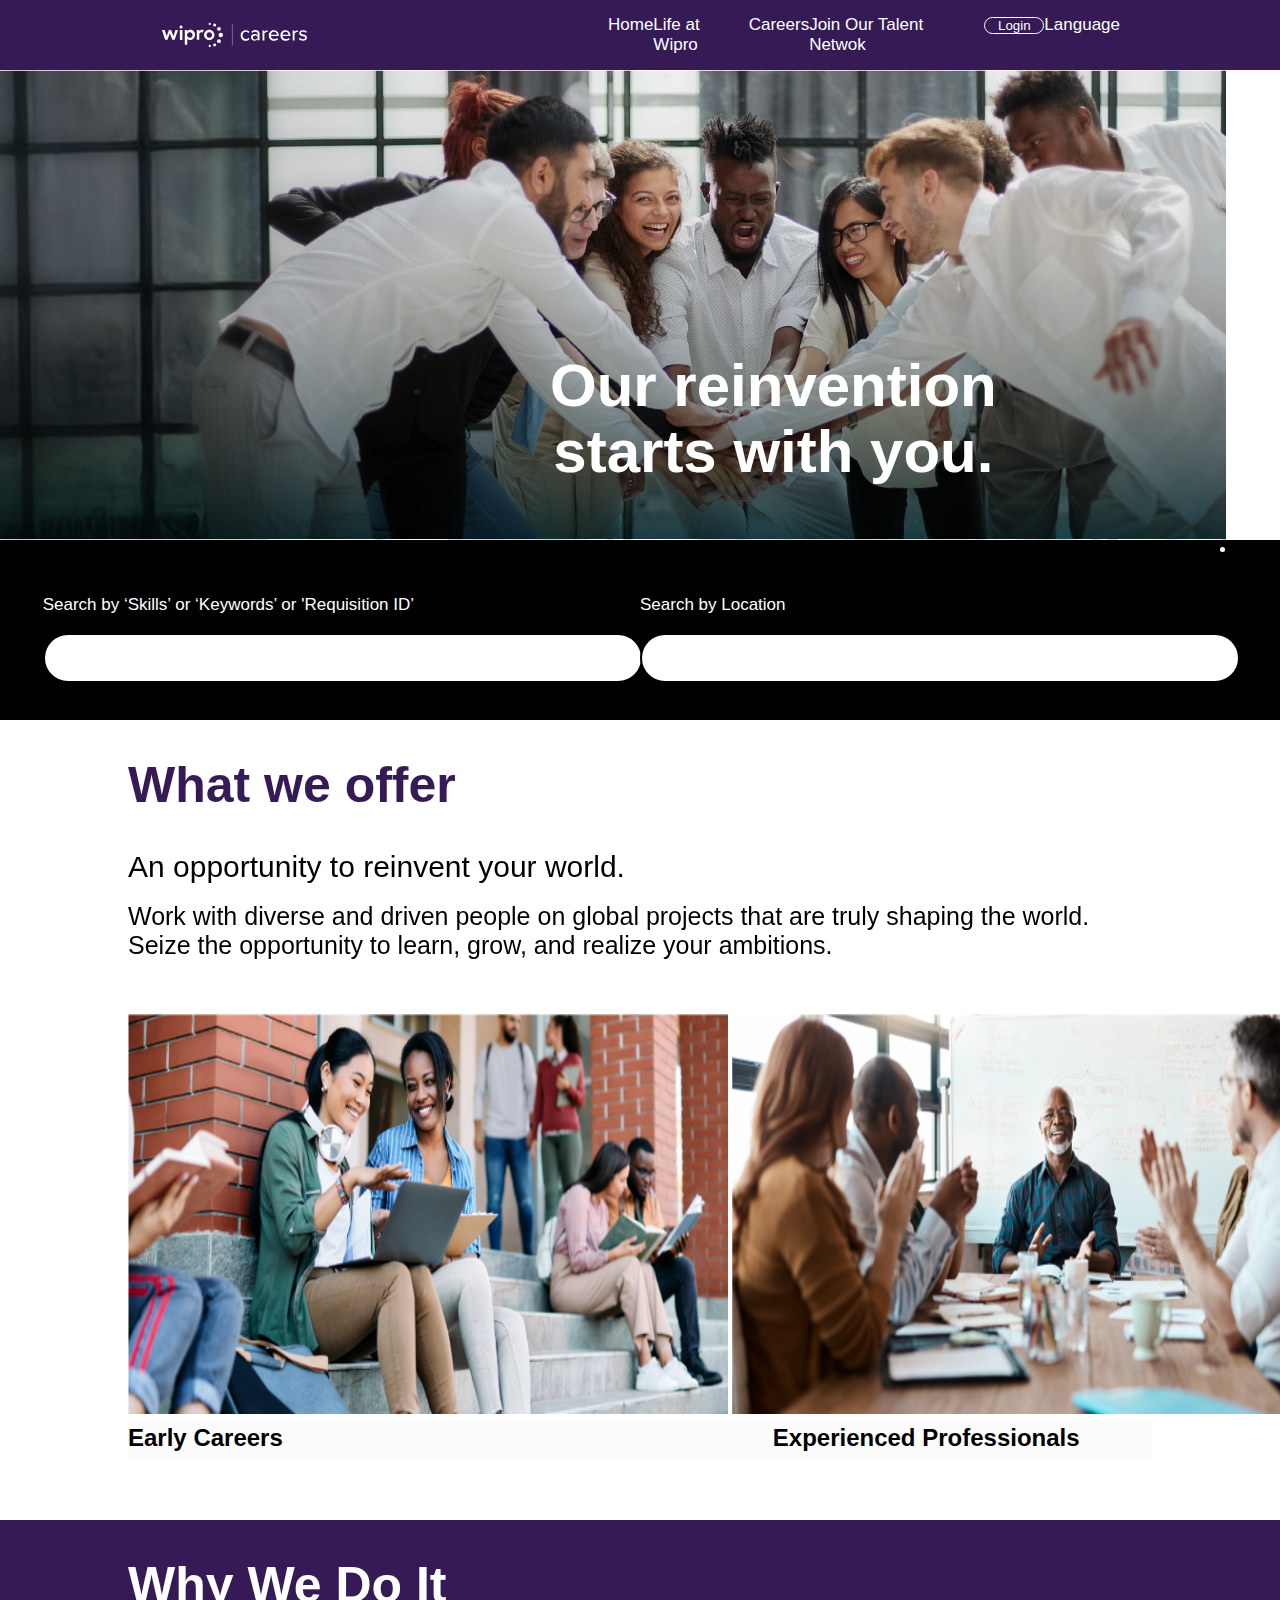
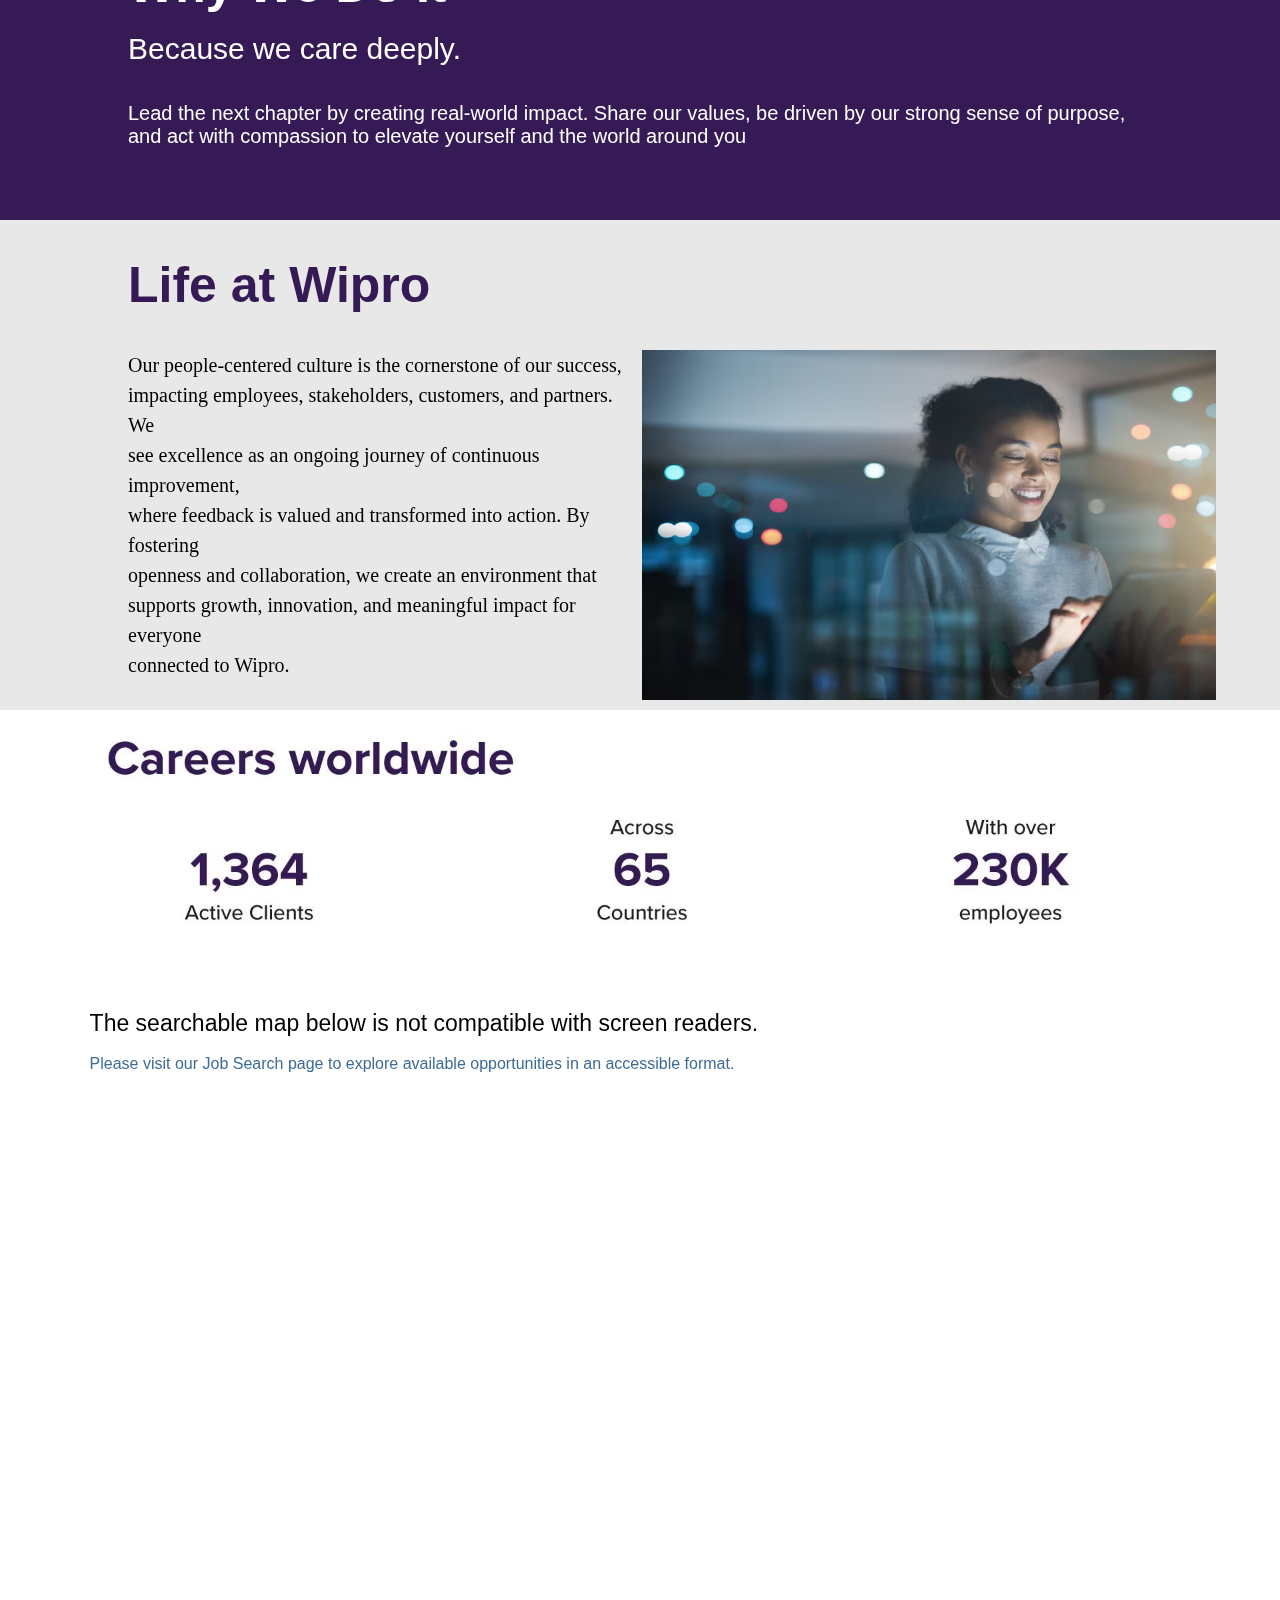
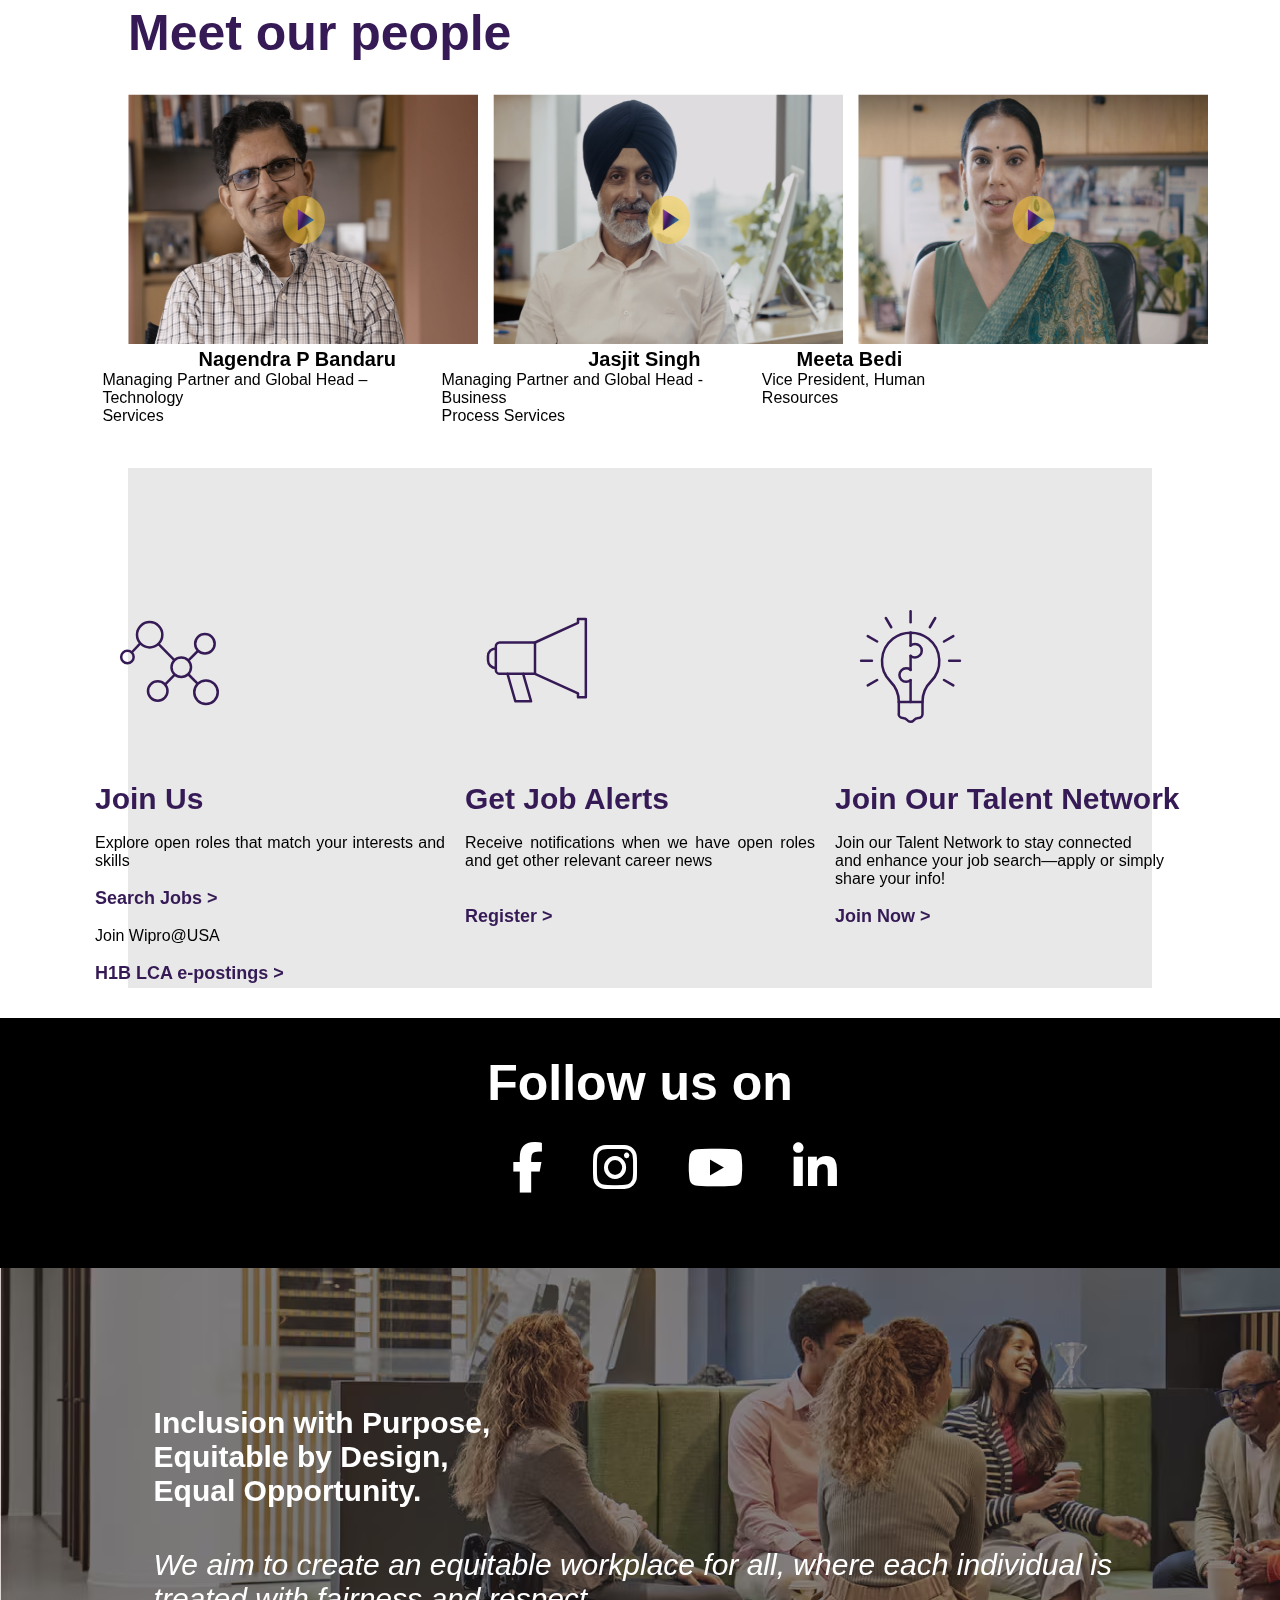
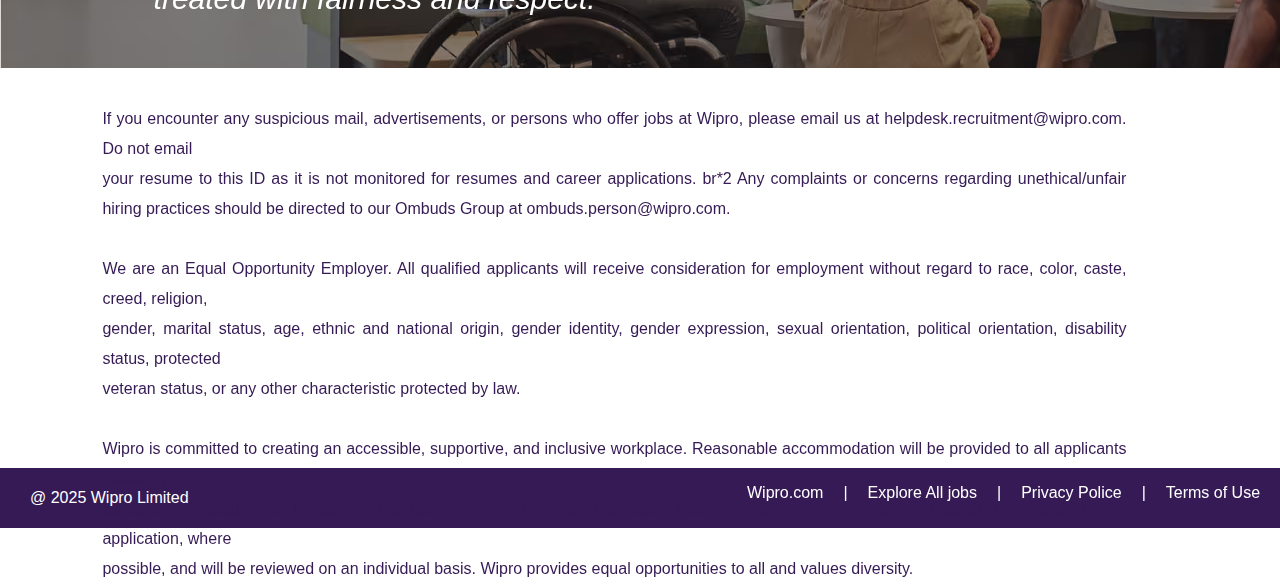
<file: Wipro/index.html>
<!DOCTYPE html>
 <html lang="en">
 <head>
    <meta charset="UTF-8">
    <meta name="viewport" content="width=device-width, initial-scale=1.0">
    <title>Document</title>
    <link rel="stylesheet" href="./index.css">
    <link rel="stylesheet" href="https://cdnjs.cloudflare.com/ajax/libs/font-awesome/6.7.2/css/all.min.css" integrity="sha512-Evv84Mr4kqVGRNSgIGL/F/aIDqQb7xQ2vcrdIwxfjThSH8CSR7PBEakCr51Ck+w+/U6swU2Im1vVX0SVk9ABhg==" crossorigin="anonymous" referrerpolicy="no-referrer" />

 </head>
 <body>
    <nav>
        <div><img class="logo" src="./assets/logo.svg" alt="Wipro Careers"></div>
        <div><ol><li>Home</li>
        <li>Life at Wipro</li>
        <li>Careers </li>
        <li>Join Our Talent Netwok</li>
        <li><button id="d1">Login</button></li>
        <li>Language</li></ol></div>
    </nav>
    <section id="sec1"><br><br><br><br><br><br><br><br><br><br><br>
        <h1>Our reinvention <br>
starts with you.</h1>
    </section>
    <section id="sec2">
<div><ol><li>Search by ‘Skills’ or ‘Keywords’ or 'Requisition ID’</li><br>
<li><input type="text" name="" id="i1"></li></ol></div>
<div><ol><li>Search by Location</li><br>
<li><input type="text" name="" id="i2"></li></ol></div>
<li></i></li>
    </section>
    <section id="sec3"><br><br>
        <aside>
         <h1>What we offer</h1><br><br>
         <h3>An opportunity to reinvent your world.</h3><br>
         <p>Work with diverse and driven people on global projects that are truly shaping the world. <br>
Seize the opportunity to learn, grow, and realize your ambitions.</p>
</aside><br><br><br>
<span><img src="./assets/e45b2e52-bb5c-439d-8a24-2.png" alt=""></span>
<span><img src="./assets/e1f93229-a3f4-48c8-8c19-6.png" alt=""></span>
<div><ol><li>Early Careers</li>
<li>Experienced Professionals</li></ol></div>
    </section>
    <section id="sec4">
        <aside><br><br>
<h1>Why We Do It</h1><br>
<h3>Because we care deeply.</h3><br><br>
<p>Lead the next chapter by creating real-world impact. Share our values, be driven by our strong sense of purpose, <br>and act with compassion to elevate yourself and the world around you</p>
</aside>
</section>
<section id="sec5"><br><br>
    
<h1>Life at Wipro</h1><br><br>
<aside>
<p>Our people-centered culture is the cornerstone of our success,<br> impacting employees, stakeholders, customers, and partners. We <br>see excellence as an ongoing journey of continuous improvement,<br> where feedback is valued and transformed into action. By fostering <br> openness and collaboration, we create an environment that <br>supports growth, innovation, and meaningful impact for everyone <br>connected to Wipro.</p>
<img src="./assets/98d3211b-5a4c-4838-bb0d-f.avif" alt="">
</aside>
</section>
<section id="sec6">
<img src="./assets/e274603b-34ba-469f-a790-0.avif" alt="">
</section>
<article>
<div id="d4">The searchable map below is not compatible with screen readers. </div><br>

<div id="d3">Please visit our Job Search page to explore available opportunities in an accessible format.</div>
</article><br>
<section id="sec7">
    <div id="search"></div>
<iframe  id="ab" src="https://rmk-map-55.jobs2web.com/map/?esid=z8Q1GFVoohxx92Df1GPWZw%3D%3D&amp;locale=en_US&amp;uselcl=false&amp;jobdomain=careers.wipro.com&amp;maplbljob=Job&amp;maplbljobs=jobs&amp;mapbtnsearchjobs=Search+jobs&amp;centerpoint=40.8,5.8&amp;mapzoom=3&amp;keyword=&amp;regionCode=US&amp;mapbrand=&amp;limittobrand=false&amp;parentURL=http%3A%2F%2Fcareers.wipro.com%2F" allowfullscreen="" frameborder="0" scrolling="no""></iframe>
</section>
<section id="sec8"><br><br>
<h1>Meet our people</h1><br><br><br><br><br>
<aside>
<div><img src="./assets/f2fb3373-2d21-4df3-ae8a-5 (1).png" alt=""></div>
<div><img src="./assets/7b3ba9be-1fb6-4afc-9ff1-b.png" alt=""></div>
<div><img src="./assets/e5ab4d6f-3d14-48d2-b51c-f.png" alt=""></div>
</aside><br><br><br>
<article>
<div id="m1"><ol><li>Nagendra P Bandaru</li><br>
<li>Jasjit Singh</li>
<li>Meeta Bedi</li></ol></div>
<div><ol><li>Managing Partner and Global Head – Technology <br>Services</li>
<li>Managing Partner and Global Head - Business <br> Process Services</li>
<li>Vice President, Human Resources</li></ol></div>
</article>
</section>
<section id="sec9">
     <aside>
        <div><ol><li><img src="./assets/f40611bf-6f61-4207-990d-d.svg" alt=""></li>
        <li><h2>Join Us</h2></li><br>
        <li class="n1">Explore open roles that match your interests and skills</li><br>
        <li class="n3">Search Jobs ></li><br>
        <li id="p1">Join Wipro@USA</li><br>
        <li class="n3">H1B LCA e-postings ></li></ol></div>
        <div><ol><li><img src="./assets/ab8457c3-88b4-4948-b007-5.svg" alt=""></li>
        <li><h2>Get Job Alerts</h2></li><br>
        <li class="n1">Receive notifications when we have open roles and get other relevant career news </li><br><br>
            <li class="n3">Register ></li>
        </ol></div>
        <div><ol><li><img src="./assets/e4775845-b5d9-4fa8-98d7-0.svg" alt=""></li>
        <li><h2>Join Our Talent Network</h2></li><br>
        <li class="n1" >Join our Talent Network to stay connected <br>and enhance your job search—apply or simply <br> share your info!  </li><br>
    <li class="n3">Join Now ></li></ol></div>
     </aside>
</section>
<section id="sec10"><br><br>
<h1>Follow us on</h1>
<div id="m2">
     <i class="fab fa-facebook-f" id="b"></i>
      <i class="fab fa-instagram"></i>
      <i class="fab fa-youtube"></i>
      <i class="fab fa-linkedin-in"></i>
</div>
</section>
<section id="sec11">

<h2>Inclusion with Purpose, <br>
Equitable by Design,<br>
Equal Opportunity.</h2> <br><br>
<h3>We aim to create an equitable workplace for all, where each individual is <br>treated with fairness and respect.</h3>
</section>
<footer> <br> <br>
<p>If you encounter any suspicious mail, advertisements, or persons who offer jobs at Wipro, please email us at helpdesk.recruitment@wipro.com. Do not email <br> your resume to this ID as it is not monitored for resumes and career applications. br*2

Any complaints or concerns regarding unethical/unfair hiring practices should be directed to our Ombuds Group at ombuds.person@wipro.com. <br><br>

We are an Equal Opportunity Employer. All qualified applicants will receive consideration for employment without regard to race, color, caste, creed, religion,<br> gender, marital status, age, ethnic and national origin, gender identity, gender expression, sexual orientation, political orientation, disability status, protected <br> veteran status, or any other characteristic protected by law. <br><br>

Wipro is committed to creating an accessible, supportive, and inclusive workplace. Reasonable accommodation will be provided to all applicants including <br> persons with disabilities, throughout the recruitment and selection process. Accommodations must be communicated in advance of the application, where <br> possible, and will be reviewed on an individual basis. Wipro provides equal opportunities to all and values diversity.</p>
</footer>
<div  id="k">
<p>@ 2025 Wipro Limited </p>
<aside>
    <ol><li>Wipro.com</li>
    <li>|</li>
    <li>Explore All jobs</li>
<li>|</li>
<li>Privacy Police</li>
<li>|</li>
<li>Terms of Use</li>
<li>|</li>
<li>Fraud Awareness</li></ol>
</aside>
</div>
    
 </body>
 </html>
</file>
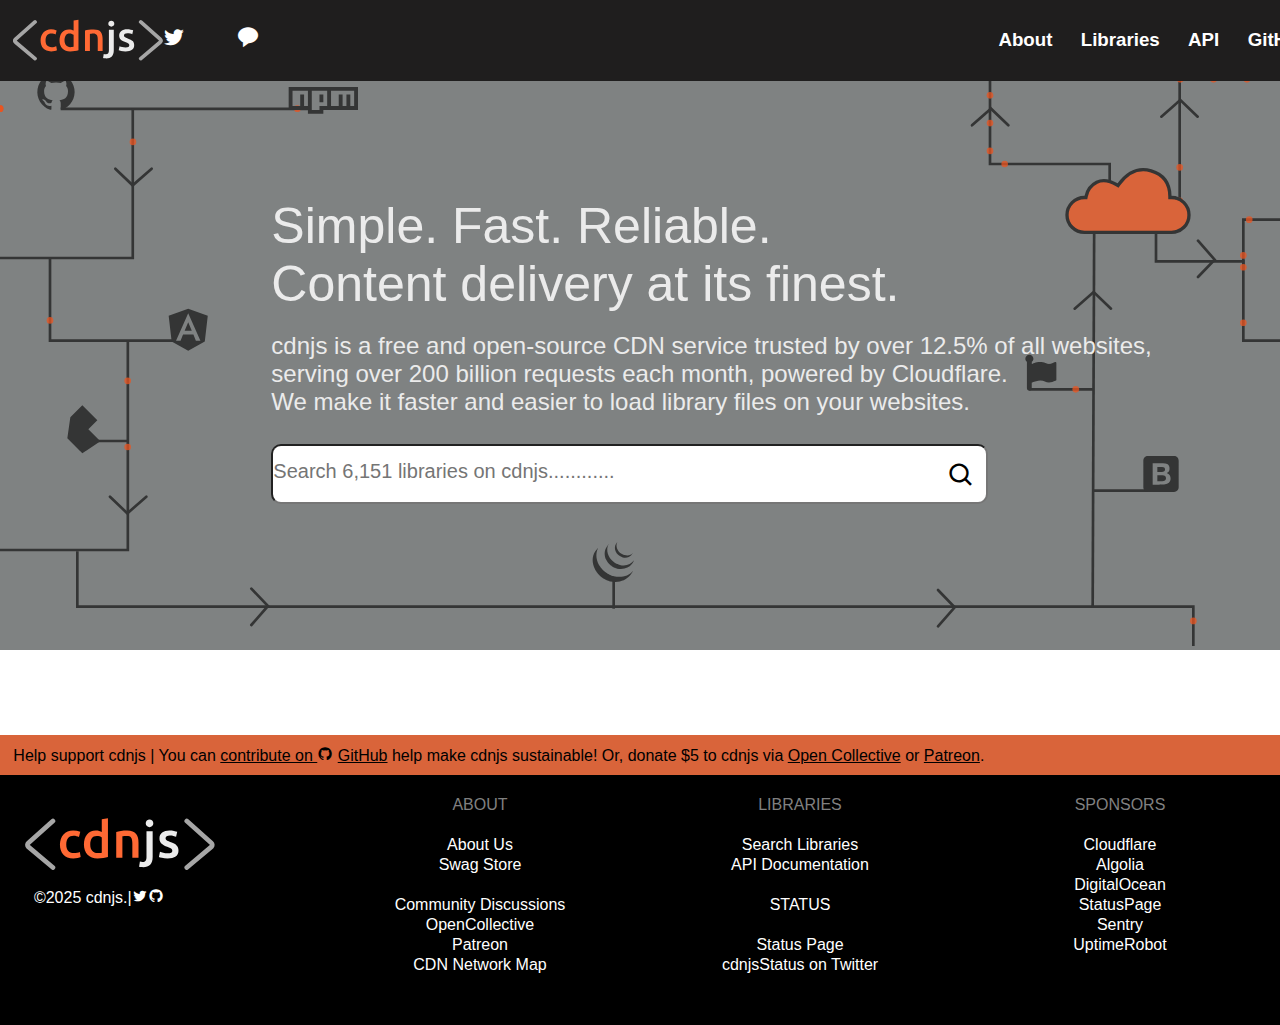
<file: CDNJS/Cdnjs.html>
<!DOCTYPE html>
<html lang="en">
<head>
    <meta charset="UTF-8">
    <meta name="viewport" content="width=device-width, initial-scale=1.0">
    <title>Cdnjs Clone</title>
    <link rel="stylesheet" href="./cdnjs.css">
    <link href='https://unpkg.com/boxicons@2.1.4/css/boxicons.min.css' rel='stylesheet'>
    <link href='https://unpkg.com/boxicons@2.1.4/css/boxicons.min.css' rel='stylesheet'>
    <link href='https://unpkg.com/boxicons@2.1.4/css/boxicons.min.css' rel='stylesheet'>
     <!-- <script src="https://unpkg.com/boxicons@2.1.4/dist/boxicons.js"></script> -->
</head>
<body>
    <main>
        <svg width="100%" height="100%" viewBox="0 0 1920 969" version="1.1" xmlns="http://www.w3.org/2000/svg" xmlns:xlink="http://www.w3.org/1999/xlink" preserveAspectRatio="xMidYMin slice" class=""><title>bg</title><desc>Created with Sketch.</desc><g id="Page-1" stroke="none" stroke-width="1" fill="none" fill-rule="evenodd"><g id="bg"><g id="Grid"><g id="Pre-cloud-tracks" transform="translate(0.000000, 163.000000)"><path id="PreCloudTracks0" fill="transparent" stroke="none" d="M 91 0 L 199.151312 0 L 200.25 224 L 75 225 L 75 348 L 191.5 348 L 191.5 662 L 116 662 L 116 747.25 L 1639 747.25 L 1641.25 185.5"></path><path id="PreCloudTracks1" fill="transparent" stroke="none" d="M 465.894976 1.13686838e-13 L 199.151312 1.13686838e-13 L 200.25 224 L 75 225 L 75 348 L 191.5 348 L 191.5 662 L 116 662 L 116 747.25 L 1639 747.25 L 1641.25 185.5"></path><path id="PreCloudTracks2" fill="transparent" stroke="none" d="M 0 224 L 75 225 L 75 348 L 191.5 348 L 191.5 662 L 116 662 L 116 747.25 L 1639 747.25 L 1641.25 185.5"></path><path id="PreCloudTracks3" fill="transparent" stroke="none" d="M 259.5 348 L 191.5 348 L 191.5 662 L 116 662 L 116 747.25 L 1639 747.25 L 1641.25 185.5"></path><path id="PreCloudTracks4" fill="transparent" stroke="none" d="M 123 498.5 L 191.5 498.5 L 191.5 662 L 116 662 L 116 747.25 L 1639 747.25 L 1641.25 185.5"></path><path id="PreCloudTracks5" fill="transparent" stroke="none" d="M 0 662 L 116 662 L 116 747.25 L 1639 747.25 L 1641.25 185.5"></path><path id="PreCloudTracks6" fill="transparent" stroke="none" d="M 920.5 705.5 L 920.5 747.25 L 1639 747.25 L 1641.25 185.5"></path><path id="PreCloudTracks7" fill="transparent" stroke="none" d="M 1790 806 L 1790 747.25 L 1639 747.25 L 1641.25 185.5"></path><path id="PreCloudTracks8" fill="transparent" stroke="none" d="M 1733 573 L 1640.125 573 L 1641.25 185.5"></path><path id="PreCloudTracks9" fill="transparent" stroke="none" d="M 1544 421 L 1640.125 421 L 1641.25 185.5"></path></g><g id="Post-cloud-tracks" transform="translate(1485.000000, 0.000000)"><path id="PostCloudTracks0" fill="transparent" stroke="none" d="M 179.5 271.859852 L 179.5 246 L -4.26325641e-14 246 L -4.26325641e-14 0"></path><path id="PostCloudTracks1" fill="transparent" stroke="none" d="M 284.5 301.501293 L 284.5 119 L 435 119"></path><path id="PostCloudTracks2" fill="transparent" stroke="none" d="M 249 348.5 L 249 392 L 380 392 L 380 329.5 L 435 329.5"></path><path id="PostCloudTracks3" fill="transparent" stroke="none" d="M 249 348.5 L 249 392 L 380 392 L 380 511 L 435 511"></path></g><g id="Paths" transform="translate(-0.000000, 0.000000)" stroke="#343535" stroke-width="4"><polyline id="Path-2" points="91 163.25 263.421041 163.25 465.894976 163.25"></polyline><polyline id="Path-3" points="199.151312 163 199.151312 387 0 387"></polyline><polyline id="Path-4" points="75 388 75 511 259.5 511"></polyline><polyline id="Path-5" points="191.75 511 191.75 825 0 825"></polyline><path d="M123,661.5 L191.5,661.5" id="Path-6"></path><polyline id="Path-7" points="116 827 116 910 1790 910 1790 969"></polyline><path d="M1641.25,348 L1639,912" id="Path-9"></path><polyline id="Path-10" points="1769.5 315 1769.5 119 1920 119"></polyline><polyline id="Path-12" points="1734 345.5 1734 392 1865 392 1865 511 1920 511"></polyline><polyline id="Path-13" points="1865 405 1865 329.5 1920 329.5"></polyline><polyline id="Path-14" points="1664.5 288 1664.5 246 1485 246 1485 0"></polyline><path d="M1640.5,584 L1544,584" id="Path-15"></path><path d="M920.5,913 L920.5,868.5" id="Path-17"></path><path d="M1638.5,736 L1733,736" id="Path-19"></path></g><g id="Arrows" transform="translate(165.000000, 150.000000)" stroke="#343535" stroke-linecap="round" stroke-width="4"><polyline id="Path-16" points="1501.5 313 1475.5 288 1447 313"></polyline><polyline id="Path-16" transform="translate(1254.500000, 762.250000) scale(-1, 1) rotate(-90.000000) translate(-1254.500000, -762.250000) " points="1281.75 774.75 1255.75 749.75 1227.25 774.75"></polyline><polyline id="Path-16" transform="translate(224.500000, 760.250000) scale(-1, 1) rotate(-90.000000) translate(-224.500000, -760.250000) " points="251.75 772.75 225.75 747.75 197.25 772.75"></polyline><polyline id="Path-16" transform="translate(27.250000, 607.500000) rotate(180.000000) translate(-27.250000, -607.500000) " points="54.5 620 28.5 595 0 620"></polyline><polyline id="Path-16" transform="translate(35.250000, 115.500000) rotate(180.000000) translate(-35.250000, -115.500000) " points="62.5 128 36.5 103 8 128"></polyline><polyline id="Path-16" transform="translate(1644.500000, 238.250000) rotate(90.000000) translate(-1644.500000, -238.250000) " points="1671.75 250.75 1645.75 225.75 1617.25 250.75"></polyline><polyline id="Path-16" points="1631.5 25 1605.5 0 1577 25"></polyline><polyline id="Path-16" points="1347.5 38 1321.5 13 1293 38"></polyline></g><circle cx="0" cy="0" r="5" fill="#E95420" opacity="0.75" transform="translate(0.000000, 163.000000)"><animateMotion id="PreCloudTracks0Anim0" dur="26.05130078125s" begin="-0.5310288630069472s;PreCloudTracks0Anim0.end+43.687714256919804s" path="M 91 0 L 199.151312 0 L 200.25 224 L 75 225 L 75 348 L 191.5 348 L 191.5 662 L 116 662 L 116 747.25 L 1639 747.25 L 1641.25 185.5"></animateMotion></circle><circle cx="0" cy="0" r="5" fill="#E95420" opacity="0.75" transform="translate(0.000000, 163.000000)"><animateMotion id="PreCloudTracks1Anim0" dur="27.3200390625s" begin="0.5744376603709009s;PreCloudTracks1Anim0.end+50.76421496163532s" path="M 465.894976 1.13686838e-13 L 199.151312 1.13686838e-13 L 200.25 224 L 75 225 L 75 348 L 191.5 348 L 191.5 662 L 116 662 L 116 747.25 L 1639 747.25 L 1641.25 185.5"></animateMotion></circle><circle cx="0" cy="0" r="5" fill="#E95420" opacity="0.75" transform="translate(0.000000, 163.000000)"><animateMotion id="PreCloudTracks2Anim0" dur="22.99208984375s" begin="-0.6074406400975375s;PreCloudTracks2Anim0.end+29.709153081120466s" path="M 0 224 L 75 225 L 75 348 L 191.5 348 L 191.5 662 L 116 662 L 116 747.25 L 1639 747.25 L 1641.25 185.5"></animateMotion></circle><circle cx="0" cy="0" r="5" fill="#E95420" opacity="0.75" transform="translate(0.000000, 163.000000)"><animateMotion id="PreCloudTracks3Anim0" dur="21.02003515625s" begin="-0.292818309353416s;PreCloudTracks3Anim0.end+28.703918467579797s" path="M 259.5 348 L 191.5 348 L 191.5 662 L 116 662 L 116 747.25 L 1639 747.25 L 1641.25 185.5"></animateMotion></circle><circle cx="0" cy="0" r="5" fill="#E95420" opacity="0.75" transform="translate(0.000000, 163.000000)"><animateMotion id="PreCloudTracks4Anim0" dur="19.82003515625s" begin="0.11324016809526127s;PreCloudTracks4Anim0.end+19.243900083390137s" path="M 123 498.5 L 191.5 498.5 L 191.5 662 L 116 662 L 116 747.25 L 1639 747.25 L 1641.25 185.5"></animateMotion></circle><circle cx="0" cy="0" r="5" fill="#E95420" opacity="0.75" transform="translate(0.000000, 163.000000)"><animateMotion id="PreCloudTracks5Anim0" dur="18.28803515625s" begin="1.9641824614934897s;PreCloudTracks5Anim0.end+32.5030935634619s" path="M 0 662 L 116 662 L 116 747.25 L 1639 747.25 L 1641.25 185.5"></animateMotion></circle><circle cx="0" cy="0" r="5" fill="#E95420" opacity="0.75" transform="translate(0.000000, 163.000000)"><animateMotion id="PreCloudTracks6Anim0" dur="10.5760361328125s" begin="1.230380605205808s;PreCloudTracks6Anim0.end+8.730073188566225s" path="M 920.5 705.5 L 920.5 747.25 L 1639 747.25 L 1641.25 185.5"></animateMotion></circle><circle cx="0" cy="0" r="5" fill="#E95420" opacity="0.75" transform="translate(0.000000, 163.000000)"><animateMotion id="PreCloudTracks7Anim0" dur="6.1720361328125s" begin="0.432780959010179s;PreCloudTracks7Anim0.end+1.7752266702510515s" path="M 1790 806 L 1790 747.25 L 1639 747.25 L 1641.25 185.5"></animateMotion></circle><circle cx="0" cy="0" r="5" fill="#E95420" opacity="0.75" transform="translate(0.000000, 163.000000)"><animateMotion id="PreCloudTracks8Anim0" dur="3.84301318359375s" begin="1.1918722858072281s;PreCloudTracks8Anim0.end+7.0602076050840195s" path="M 1733 573 L 1640.125 573 L 1641.25 185.5"></animateMotion></circle><circle cx="0" cy="0" r="5" fill="#E95420" opacity="0.75" transform="translate(0.000000, 163.000000)"><animateMotion id="PreCloudTracks9Anim0" dur="2.653021484375s" begin="0.17638562784454126s;PreCloudTracks9Anim0.end+2.4129794936642988s" path="M 1544 421 L 1640.125 421 L 1641.25 185.5"></animateMotion></circle><circle cx="0" cy="0" r="5" fill="#E95420" opacity="0.75" transform="translate(1485.000000, 0.000000)"><animateMotion id="PostCloudTracks0Anim0" dur="1.805439453125s" begin="0s;PostCloudTracks0Anim0.end+0s" path="M 179.5 271.859852 L 179.5 246 L -4.26325641e-14 246 L -4.26325641e-14 0"></animateMotion></circle><circle cx="0" cy="0" r="5" fill="#E95420" opacity="0.75" transform="translate(1485.000000, 0.000000)"><animateMotion id="PostCloudTracks0Anim1" dur="1.805439453125s" begin="-0.16666666666666666s;PostCloudTracks0Anim1.end+0s" path="M 179.5 271.859852 L 179.5 246 L -4.26325641e-14 246 L -4.26325641e-14 0"></animateMotion></circle><circle cx="0" cy="0" r="5" fill="#E95420" opacity="0.75" transform="translate(1485.000000, 0.000000)"><animateMotion id="PostCloudTracks0Anim2" dur="1.805439453125s" begin="-0.3333333333333333s;PostCloudTracks0Anim2.end+0s" path="M 179.5 271.859852 L 179.5 246 L -4.26325641e-14 246 L -4.26325641e-14 0"></animateMotion></circle><circle cx="0" cy="0" r="5" fill="#E95420" opacity="0.75" transform="translate(1485.000000, 0.000000)"><animateMotion id="PostCloudTracks0Anim3" dur="1.805439453125s" begin="-0.5s;PostCloudTracks0Anim3.end+0s" path="M 179.5 271.859852 L 179.5 246 L -4.26325641e-14 246 L -4.26325641e-14 0"></animateMotion></circle><circle cx="0" cy="0" r="5" fill="#E95420" opacity="0.75" transform="translate(1485.000000, 0.000000)"><animateMotion id="PostCloudTracks0Anim4" dur="1.805439453125s" begin="-0.6666666666666666s;PostCloudTracks0Anim4.end+0s" path="M 179.5 271.859852 L 179.5 246 L -4.26325641e-14 246 L -4.26325641e-14 0"></animateMotion></circle><circle cx="0" cy="0" r="5" fill="#E95420" opacity="0.75" transform="translate(1485.000000, 0.000000)"><animateMotion id="PostCloudTracks0Anim5" dur="1.805439453125s" begin="-0.8333333333333334s;PostCloudTracks0Anim5.end+0s" path="M 179.5 271.859852 L 179.5 246 L -4.26325641e-14 246 L -4.26325641e-14 0"></animateMotion></circle><circle cx="0" cy="0" r="5" fill="#E95420" opacity="0.75" transform="translate(1485.000000, 0.000000)"><animateMotion id="PostCloudTracks1Anim0" dur="1.332005126953125s" begin="0s;PostCloudTracks1Anim0.end+0s" path="M 284.5 301.501293 L 284.5 119 L 435 119"></animateMotion></circle><circle cx="0" cy="0" r="5" fill="#E95420" opacity="0.75" transform="translate(1485.000000, 0.000000)"><animateMotion id="PostCloudTracks1Anim1" dur="1.332005126953125s" begin="-0.2s;PostCloudTracks1Anim1.end+0s" path="M 284.5 301.501293 L 284.5 119 L 435 119"></animateMotion></circle><circle cx="0" cy="0" r="5" fill="#E95420" opacity="0.75" transform="translate(1485.000000, 0.000000)"><animateMotion id="PostCloudTracks1Anim2" dur="1.332005126953125s" begin="-0.4s;PostCloudTracks1Anim2.end+0s" path="M 284.5 301.501293 L 284.5 119 L 435 119"></animateMotion></circle><circle cx="0" cy="0" r="5" fill="#E95420" opacity="0.75" transform="translate(1485.000000, 0.000000)"><animateMotion id="PostCloudTracks1Anim3" dur="1.332005126953125s" begin="-0.6s;PostCloudTracks1Anim3.end+0s" path="M 284.5 301.501293 L 284.5 119 L 435 119"></animateMotion></circle><circle cx="0" cy="0" r="5" fill="#E95420" opacity="0.75" transform="translate(1485.000000, 0.000000)"><animateMotion id="PostCloudTracks1Anim4" dur="1.332005126953125s" begin="-0.8s;PostCloudTracks1Anim4.end+0s" path="M 284.5 301.501293 L 284.5 119 L 435 119"></animateMotion></circle><circle cx="0" cy="0" r="5" fill="#E95420" opacity="0.75" transform="translate(1485.000000, 0.000000)"><animateMotion id="PostCloudTracks2Anim0" dur="1.168s" begin="0s;PostCloudTracks2Anim0.end+1.168s" path="M 249 348.5 L 249 392 L 380 392 L 380 329.5 L 435 329.5"></animateMotion></circle><circle cx="0" cy="0" r="5" fill="#E95420" opacity="0.75" transform="translate(1485.000000, 0.000000)"><animateMotion id="PostCloudTracks2Anim1" dur="1.168s" begin="-0.25s;PostCloudTracks2Anim1.end+1.168s" path="M 249 348.5 L 249 392 L 380 392 L 380 329.5 L 435 329.5"></animateMotion></circle><circle cx="0" cy="0" r="5" fill="#E95420" opacity="0.75" transform="translate(1485.000000, 0.000000)"><animateMotion id="PostCloudTracks2Anim2" dur="1.168s" begin="-0.5s;PostCloudTracks2Anim2.end+1.168s" path="M 249 348.5 L 249 392 L 380 392 L 380 329.5 L 435 329.5"></animateMotion></circle><circle cx="0" cy="0" r="5" fill="#E95420" opacity="0.75" transform="translate(1485.000000, 0.000000)"><animateMotion id="PostCloudTracks2Anim3" dur="1.168s" begin="-0.75s;PostCloudTracks2Anim3.end+1.168s" path="M 249 348.5 L 249 392 L 380 392 L 380 329.5 L 435 329.5"></animateMotion></circle><circle cx="0" cy="0" r="5" fill="#E95420" opacity="0.75" transform="translate(1485.000000, 0.000000)"><animateMotion id="PostCloudTracks3Anim0" dur="1.394s" begin="0s;PostCloudTracks3Anim0.end+1.394s" path="M 249 348.5 L 249 392 L 380 392 L 380 511 L 435 511"></animateMotion></circle><circle cx="0" cy="0" r="5" fill="#E95420" opacity="0.75" transform="translate(1485.000000, 0.000000)"><animateMotion id="PostCloudTracks3Anim1" dur="1.394s" begin="-0.3333333333333333s;PostCloudTracks3Anim1.end+1.394s" path="M 249 348.5 L 249 392 L 380 392 L 380 511 L 435 511"></animateMotion></circle><circle cx="0" cy="0" r="5" fill="#E95420" opacity="0.75" transform="translate(1485.000000, 0.000000)"><animateMotion id="PostCloudTracks3Anim2" dur="1.394s" begin="-0.6666666666666666s;PostCloudTracks3Anim2.end+1.394s" path="M 249 348.5 L 249 392 L 380 392 L 380 511 L 435 511"></animateMotion></circle></g><path d="M1626.64261,296.214779 C1612.20445,296.214779 1600.5,307.919225 1600.5,322.35739 C1600.5,336.795555 1612.20445,348.5 1626.64261,348.5 L1757.35739,348.5 C1771.79555,348.5 1783.5,336.795555 1783.5,322.35739 C1783.5,307.919225 1771.79555,296.214779 1757.35739,296.214779 L1754.8726,296.214779 L1754.82256,293.765852 C1754.41983,274.056525 1745.15531,261.751876 1726.66629,256.332439 C1708.20006,250.919685 1692.26068,257.486577 1678.40365,276.414729 L1677.07974,278.223141 L1675.13798,277.10391 C1663.43445,270.357981 1653.48951,269.238093 1645.07338,273.513248 C1636.4999,277.868335 1631.28409,284.712455 1629.29425,294.22657 L1628.87843,296.214779 L1626.64261,296.214779 Z" id="Cloud" stroke="#343535" stroke-width="5" fill="#D9643A" fill-rule="nonzero"></path><g id="Icons" transform="translate(56.000000, 110.000000)" fill="#343535" fill-rule="nonzero"><path d="M1528.548,459.908 C1528.548,460.664 1527.9,460.988 1527.144,461.312 C1524.12,462.608 1520.88,463.796 1517.424,463.796 C1512.564,463.796 1510.296,460.772 1504.464,460.772 C1500.252,460.772 1495.824,462.284 1492.26,463.904 C1492.044,464.012 1491.828,464.012 1491.612,464.12 L1491.612,472.328 C1491.612,474.585559 1489.91163,476 1488.048,476 C1485.996,476 1484.376,474.38 1484.376,472.328 L1484.376,432.8 C1482.972,431.72 1482,429.992 1482,428.048 C1482,424.7 1484.7,422 1488.048,422 C1491.396,422 1494.096,424.7 1494.096,428.048 C1494.096,429.992 1493.232,431.72 1491.72,432.8 L1491.72,436.148 C1492.15495,436.003086 1497.91819,433.124 1503.816,433.124 C1510.69995,433.124 1514.11777,436.04 1517.208,436.04 C1521.312,436.04 1525.848,433.124 1526.928,433.124 C1527.792,433.124 1528.548,433.772 1528.548,434.528 L1528.548,459.908 Z" id="FontAwesome"></path><path d="M220.9715,386.201 L226.3265,373.3175 L231.6815,386.201 L226.3265,386.201 L220.9715,386.201 Z M226.3265,353 L255.653,363.458 L251.18,402.2345 L226.3265,416 L201.473,402.2345 L197,363.458 L226.3265,353 Z M244.628,401.069 L226.3265,359.9615 L208.025,401.069 L214.8605,401.069 L218.546,391.871 L226.3265,391.871 L234.107,391.871 L237.7925,401.069 L244.628,401.069 Z" id="Angular"></path><polygon id="Bulma" points="45 547.5 49.5 516 67.5 498 90.0000001 520.5 76.5 534 94.5 552 67.5 570"></polygon><path d="M836.941184,717.041199 C831.448912,724.939979 832.128168,735.214216 836.327913,743.629232 C836.42495,743.831068 836.53169,744.029023 836.634549,744.226978 L836.828622,744.60542 C836.867437,744.679168 836.910133,744.750975 836.950888,744.822782 C837.022695,744.958634 837.096443,745.082841 837.170191,745.21481 L837.571922,745.90183 L837.800929,746.278332 L838.266705,747.006106 L838.464659,747.312742 C838.683962,747.638785 838.907146,747.964828 839.138093,748.283108 L839.270063,748.461656 C839.470117,748.736619 839.674567,749.008356 839.883335,749.276763 L840.116222,749.571754 L840.682916,750.270418 L840.900278,750.530476 C841.158396,750.835171 841.424276,751.137925 841.690156,751.432917 C841.717327,751.462028 841.728971,751.471731 841.736734,751.483376 C842.000392,751.769353 842.268242,752.051436 842.540197,752.329535 L842.798315,752.589593 L843.438756,753.218391 L843.700755,753.470686 C843.988976,753.742476 844.282074,754.009046 844.579907,754.270267 L845.54251,755.085375 L845.872435,755.349315 L846.538106,755.869431 L846.89326,756.141133 L847.640442,756.676776 L847.989774,756.923249 C848.228484,757.088211 848.471075,757.24541 848.715608,757.40261 L849.030006,757.612209 C849.404607,757.850024 849.783101,758.081649 850.165335,758.306991 L850.479733,758.501064 L851.333656,758.978484 C851.488914,759.061936 851.648054,759.141506 851.805253,759.221076 L852.414643,759.537415 L852.556317,759.605341 L852.808612,759.725666 L853.775097,760.172035 L853.978874,760.263249 C854.351949,760.425773 854.727863,760.581702 855.106439,760.730966 L855.378142,760.839647 L856.441663,761.233615 L856.577514,761.280193 C856.970196,761.4154 857.364855,761.544796 857.761361,761.668339 L858.048589,761.753731 C858.436736,761.875998 858.855934,762.025434 859.271251,762.099182 C885.84764,766.945191 893.563992,746.126955 893.563992,746.126955 C887.081946,754.573022 875.573403,756.800982 864.64708,754.320727 C864.233704,754.227571 863.831972,754.099483 863.43024,753.979158 L863.127486,753.887943 C862.734606,753.767177 862.343815,753.639718 861.955284,753.505619 L861.794203,753.447397 C861.44833,753.324639 861.104142,753.197186 860.761733,753.065073 L860.470623,752.948629 C860.095498,752.801031 859.723446,752.64574 859.354702,752.482853 L859.131518,752.385816 L858.190263,751.947211 L857.91856,751.817182 C857.674028,751.700738 857.433377,751.570709 857.190786,751.429035 L856.705603,751.17674 C856.410611,751.021482 856.123383,750.854579 855.832273,750.687676 L855.537282,750.522713 C855.155213,750.297098 854.776723,750.065475 854.401953,749.827931 C854.299095,749.761946 854.198176,749.69208 854.095318,749.624154 L853.287973,749.086571 C853.198699,749.028349 853.0939,748.962364 853.027915,748.904143 L852.263266,748.351034 L851.923638,748.094857 L851.234678,747.555334 L850.928042,747.308861 L850.070239,746.584967 C850.039044,746.557684 850.006668,746.531783 849.973202,746.507338 L849.070762,745.686408 L848.818466,745.441876 L848.174143,744.801434 L847.921848,744.549139 C847.650146,744.271614 847.386206,743.992149 847.145555,743.706861 C847.13197,743.693276 847.118385,743.679691 847.10674,743.664165 C846.831954,743.362554 846.562793,743.055865 846.299396,742.744258 L846.105323,742.491963 L845.523103,741.773892 L845.32903,741.508011 L844.657536,740.615275 C838.567518,732.363281 836.390016,720.955656 841.230203,711.601326 M854.000222,710.388368 C850.025602,716.107706 850.241023,723.779421 853.340373,729.811218 C853.859723,730.827828 854.447161,731.808189 855.098676,732.745605 C855.694481,733.599527 856.35433,734.61453 857.144208,735.299609 C857.431437,735.615948 857.730309,735.920643 858.036945,736.225338 L858.269833,736.458226 C858.566456,736.747484 858.869943,737.029617 859.180036,737.304385 C859.193622,737.314089 859.203325,737.327674 859.218851,737.337378 C859.572064,737.647895 859.929159,737.919597 860.292076,738.226233 L860.532727,738.414484 C860.896832,738.695297 861.268288,738.966447 861.646707,739.227651 L861.6797,739.25094 C861.846603,739.367384 862.017387,739.474124 862.188172,739.586686 C862.269682,739.639086 862.347312,739.695367 862.428822,739.745827 C862.700128,739.919889 862.975128,740.088124 863.253634,740.250417 L863.370078,740.318343 L864.099793,740.706489 C864.185185,740.755007 864.293866,740.795763 864.359851,740.84234 L864.870264,741.10628 C864.895493,741.119865 864.922664,741.129569 864.947893,741.141213 C865.29796,741.315554 865.652592,741.480574 866.011414,741.6361 L866.244302,741.733136 C866.533373,741.855856 866.824525,741.973611 867.117632,742.08635 L867.490252,742.222201 C867.755993,742.318798 868.023199,742.411317 868.291775,742.499726 L868.654692,742.61617 C869.037016,742.732614 869.430985,742.887872 869.813309,742.951916 C890.332672,746.352079 895.07,730.531229 895.07,730.531229 C890.800389,736.683351 882.532869,739.613857 873.706418,737.323793 C873.316302,737.221144 872.928692,737.109196 872.543919,736.988046 C872.427476,736.953113 872.311032,736.914298 872.194588,736.875483 L871.37948,736.596018 L870.991334,736.460167 C870.698348,736.347122 870.4072,736.229369 870.118004,736.106953 L869.881235,736.009917 C869.520186,735.852969 869.162987,735.687311 868.80995,735.513089 L868.272368,735.241387 L867.96185,735.082247 C867.7335,734.958268 867.507055,734.830812 867.282594,734.699922 L867.119573,734.608708 C866.84192,734.446056 866.567574,734.277826 866.296702,734.104118 C866.213251,734.051718 866.13174,733.993496 866.048288,733.939155 L865.514587,733.585942 C865.138694,733.325426 864.769823,733.054921 864.408369,732.774716 L864.156074,732.580643 C860.27461,729.529811 857.231541,725.361118 855.775992,720.637376 C854.250576,715.737026 854.57856,710.23505 857.221838,705.771366 M868.346115,705.416212 C866.005592,708.880419 865.772704,713.146149 867.399038,716.953866 C869.112705,720.996411 872.62543,724.165627 876.726198,725.687161 L877.23467,725.881235 L877.459795,725.951101 L878.191451,726.145174 C889.521446,728.33432 892.591685,720.33074 893.412615,719.152715 C890.720819,723.028358 886.196972,723.957969 880.646477,722.611101 C880.207872,722.50436 879.72657,722.34522 879.30349,722.195784 C878.760487,722.003328 878.22799,721.782426 877.708208,721.533994 C876.721719,721.059555 875.784903,720.488104 874.911613,719.82809 C869.945279,716.061129 866.859514,708.853249 870.100537,703" id="jQuery"></path><path d="M377,20.4456522 L481,20.4456522 L481,54.8245342 L429,54.8245342 L429,60.5543478 L405.888889,60.5543478 L405.888889,54.8245342 L377,54.8245342 L377,20.4456522 Z M382.777778,49.0947205 L394.333333,49.0947205 L394.333333,31.9052795 L400.111111,31.9052795 L400.111111,49.0947205 L405.888889,49.0947205 L405.888889,26.1754658 L382.777778,26.1754658 L382.777778,49.0947205 Z M411.666667,26.1754658 L411.666667,54.8245342 L423.222222,54.8245342 L423.222222,49.0947205 L434.777778,49.0947205 L434.777778,26.1754658 L411.666667,26.1754658 Z M423.222222,31.9052795 L429,31.9052795 L429,43.3649068 L423.222222,43.3649068 L423.222222,31.9052795 Z M440.555556,26.1754658 L440.555556,49.0947205 L452.111111,49.0947205 L452.111111,31.9052795 L457.888889,31.9052795 L457.888889,49.0947205 L463.666667,49.0947205 L463.666667,31.9052795 L469.444444,31.9052795 L469.444444,49.0947205 L475.222222,49.0947205 L475.222222,26.1754658 L440.555556,26.1754658 Z" id="NPM"></path><path d="M1659,621.037212 L1659,580.962788 C1659,577.117347 1662.0592,574 1665.83385,574 L1705.16615,574 C1708.94038,574 1712,577.116924 1712,580.962788 L1712,591 L1698,597.5 L1694,599.5 C1694.88624,599.911758 1695.21957,600.078424 1695,600 C1694.95154,599.982691 1694.6182,599.816024 1694,599.5 C1695.27915,598.841404 1696.11248,598.341404 1696.5,598 C1697.62738,597.006764 1697.89507,596.024651 1698,595.5 C1698.52906,592.854716 1698.25604,590.853455 1698,590 C1697,586.666667 1693.83333,585 1688.5,585 L1673,585 L1673,617 C1677.26503,617.009196 1680.26503,617.009196 1682,617 C1689.06435,616.962555 1692.27189,617.130349 1696,615 C1697.64525,614.059859 1701,611 1699.5,605 C1698.92876,602.71504 1697.09543,600.881706 1694,599.5 L1698,597.5 C1707.33333,593.149906 1712,590.983239 1712,591 C1712,595.448537 1712,605.460941 1712,621.037212 C1712,624.882653 1708.9408,628 1705.16615,628 L1665.83385,628 C1662.05962,628 1659,624.883077 1659,621.037212 Z M1680,598 L1680,590.5 L1687.06087,590.5 C1690.08696,590.5 1691.6,591.75 1691.6,594.25 C1691.6,596.75 1689.91884,598 1686.55652,598 L1680,598 Z M1680,611.75 L1680,602.75 L1687.66957,602.75 C1691.22319,602.75 1693,604.25 1693,607.25 C1693,610.25 1691.04058,611.75 1687.12174,611.75 L1680,611.75 Z" id="Bootstrap"></path><path d="M28.1141498,1.47138963e-05 C14.3291065,-0.0139960479 2.57201487,9.97940642 0.364861572,23.5866137 C-1.84229173,37.1938209 6.15314924,50.3911775 19.2358377,54.7352398 C20.6494719,54.9938314 21.1494157,54.1146199 21.1494157,53.3733239 C21.1494157,52.632028 21.1494157,50.9425627 21.1494157,48.5979988 C13.30547,50.3047034 11.6504837,44.8225612 11.6504837,44.8225612 C11.1301091,43.1234858 10.0245962,41.6637202 8.53014488,40.7023348 C5.99594706,38.9783907 8.73701817,38.9783907 8.73701817,38.9783907 C10.5370129,39.232639 12.1200257,40.3006959 13.029639,41.8746168 C13.8000319,43.271521 15.0950552,44.3040759 16.6284443,44.7440357 C18.1618333,45.1839954 19.8073071,44.9951274 21.201134,44.2191808 C21.3093292,42.8009761 21.9207354,41.4681105 22.9250781,40.4609826 C16.6844005,39.7541656 10.1334129,37.3406438 10.1334129,26.6694299 C10.0905625,23.8817804 11.1213662,21.184408 13.0123995,19.1357942 C12.170174,16.7119783 12.2686124,14.0602939 13.2882306,11.7055951 C13.2882306,11.7055951 15.650034,10.9470597 21.0115001,14.5845818 C25.6154387,13.3205185 30.4749454,13.3205185 35.078884,14.5845818 C40.4403501,10.9470597 42.7849141,11.7055951 42.7849141,11.7055951 C43.8187336,14.0353769 43.9417552,16.6680384 43.1297029,19.0840759 C45.0207363,21.1326897 46.0515399,23.830062 46.0086895,26.6177116 C46.0086895,37.4096016 39.4404625,39.771405 33.1825455,40.4092643 C34.5402786,41.7741014 35.2385106,43.661215 35.0961234,45.5810966 C35.0961234,49.3392947 35.0961234,52.3734363 35.0961234,53.2871267 C35.0961234,54.2008171 35.5960672,54.9076342 37.0269408,54.6318031 C49.9542812,50.1753729 57.7927847,37.0557664 55.5910896,23.5602695 C53.3893944,10.0647725 41.7875649,0.116719283 28.1141498,1.47138963e-05 Z" id="GitHub"></path></g></g></g></svg>
    </main>
    <aside>
        <nav>
            <div id="d1">
                &nbsp;&nbsp;&nbsp;<img id="i1"src="./assests/f7a2ebfb819c118086546e481876aef6.svg" alt="< cdnjs >"> 
            </div>
            <div id="d2">
                <article><i id="t"class='bx bxl-twitter'></i></article>
                <article><i id="m" class='bx bxs-message-rounded'></i></article>
            </div>
            <div id="d3">

            </div>
            <div id="d4">
                <ol>
                    <li><h3>About</h3></li> <br>
                    <li><h3>Libraries</h3></li> <br>
                    <li><h3>API</h3></li> <br>
                    <li><h3>GitHub</h3></li> <br>
                    <li><h3>Status</h3></li><br>
                </ol>
            </div>
        </nav>
        <section>
                <h1>Simple. Fast. Reliable. <br>
                    Content delivery at its finest. <br><br><br><br><br>
                </h1>
                <br>
                <h2>
                    <br><br>
                    cdnjs is a free and open-source CDN service trusted by over 12.5% of all websites, <br> 
                    serving over 200 billion requests each month, powered by Cloudflare. <br>
                    We make it faster and easier to load library files on your websites.  <br>
                </h2>
                <input type="search" placeholder="Search 6,151 libraries on cdnjs............"><i id="s" class='bx bx-search'></i>
        </section>
        

             
        
    </aside>
    <section id="sec1">
            &nbsp;&nbsp;&nbsp;<p>Help support cdnjs | You can <u>contribute on </u> <i class='bx bxl-github'></i> <u>GitHub</u> help make cdnjs sustainable! Or, donate $5 to cdnjs via <u>Open Collective</u> or <u>Patreon</u>. </p>
    </section>
    <footer>
        <div id="D">
            &nbsp;
            &nbsp;<img src="./assests/f7a2ebfb819c118086546e481876aef6.svg" alt=""><br>
        &nbsp;&nbsp;&copy;2025 cdnjs.|<i id="t"class='bx bxl-twitter'></i><i class='bx bxl-github'></i></div>
        <div id="D1"><ol class="c">
            &nbsp;
            <li class="l1">ABOUT</li>
            &nbsp;
            <li>About Us </li>                                          
            <li>Swag Store</li>
            &nbsp;                                                                                 
            <li>Community Discussions</li>
            <li>OpenCollective</li>
            <li>Patreon</li>
            <li>CDN Network Map</li>
        </ol></div>
        <div id="D2"><ol class="c">
            &nbsp;
            <li class="l1">LIBRARIES</li>
            &nbsp;
            <li>Search Libraries </li>
            <li>API Documentation</li>
            &nbsp;
            <li>STATUS</li>
            &nbsp;
            <li>Status Page</li>
            <li>cdnjsStatus on Twitter</li>
        </ol></div>
        <div id="D3"><ol class="c">
            &nbsp;
            <li class="l1">SPONSORS</li> 
            &nbsp;
            <li>Cloudflare</li>
            <li>Algolia</li>
            <li>DigitalOcean</li>
            <li>StatusPage</li>
            <li>Sentry </li>
            <li>UptimeRobot</li>
        </ol></div>
    </footer>
    
    </body>
</html>
</file>
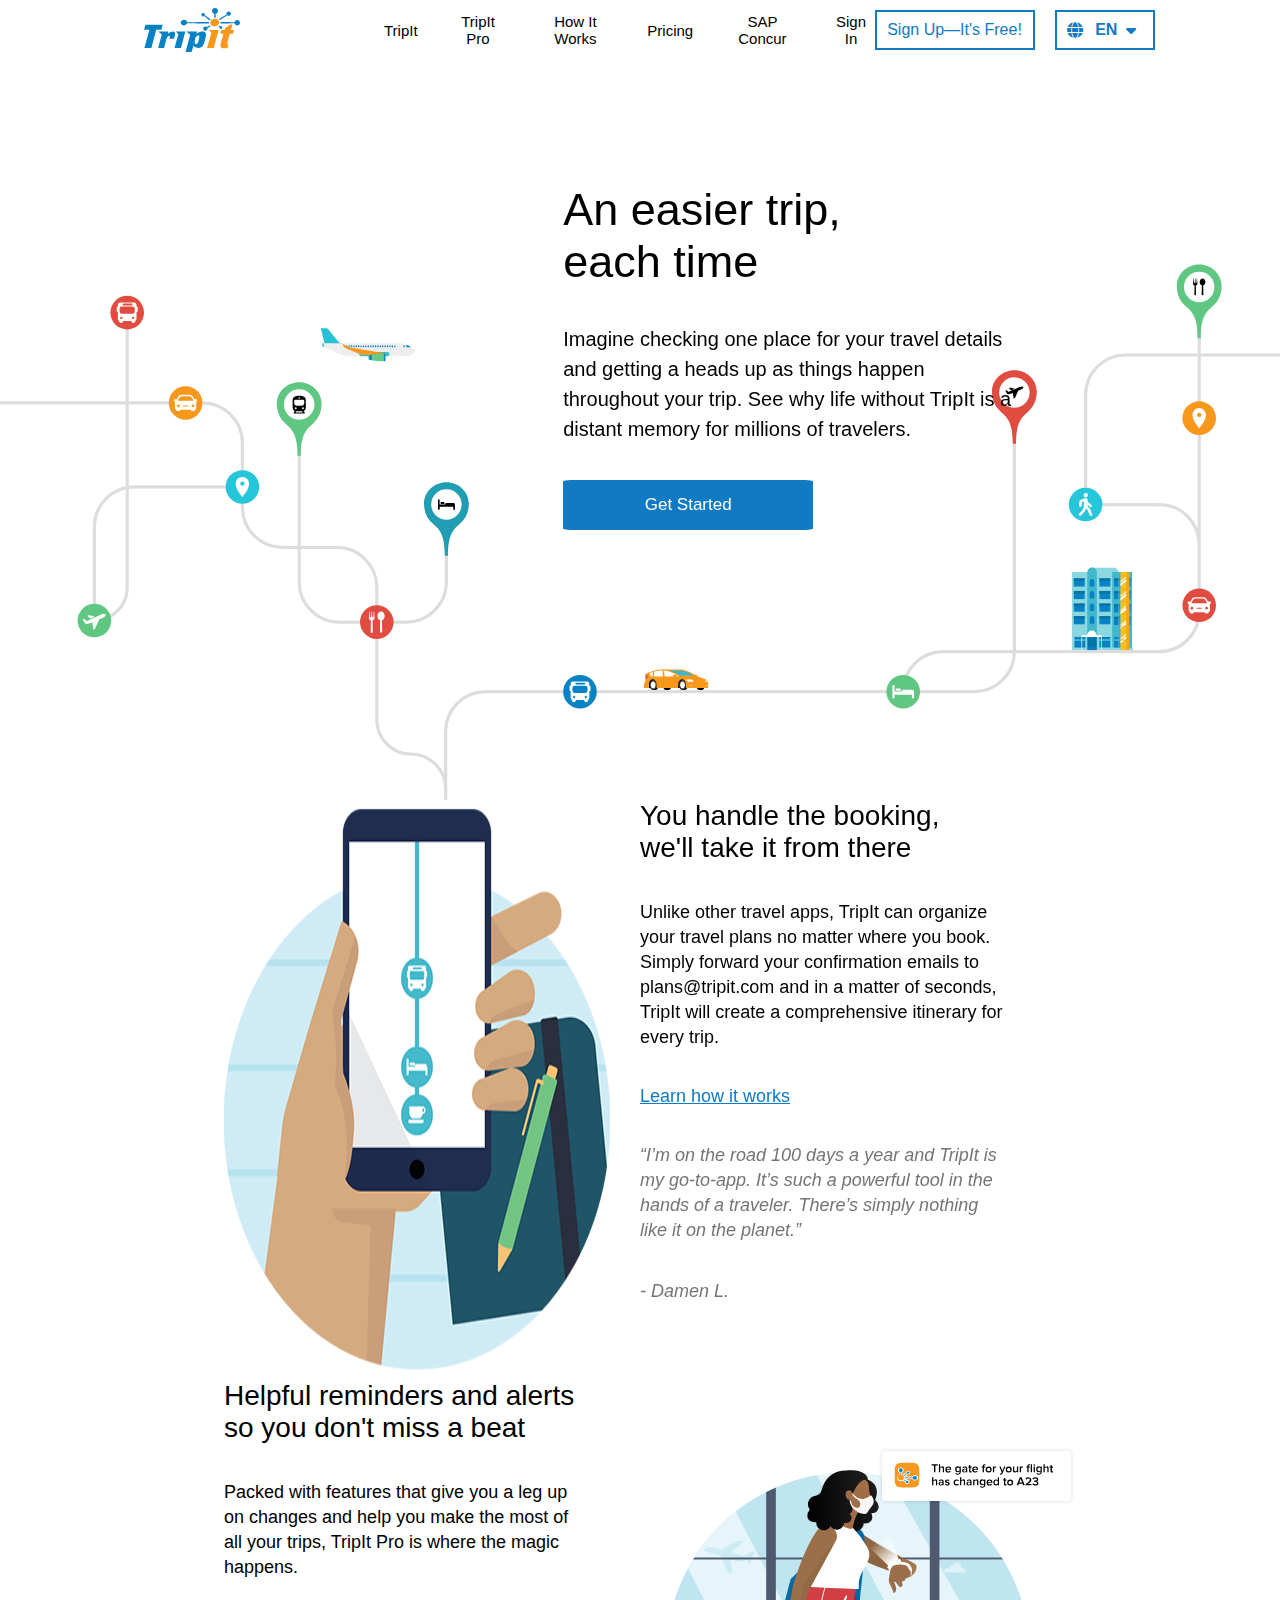
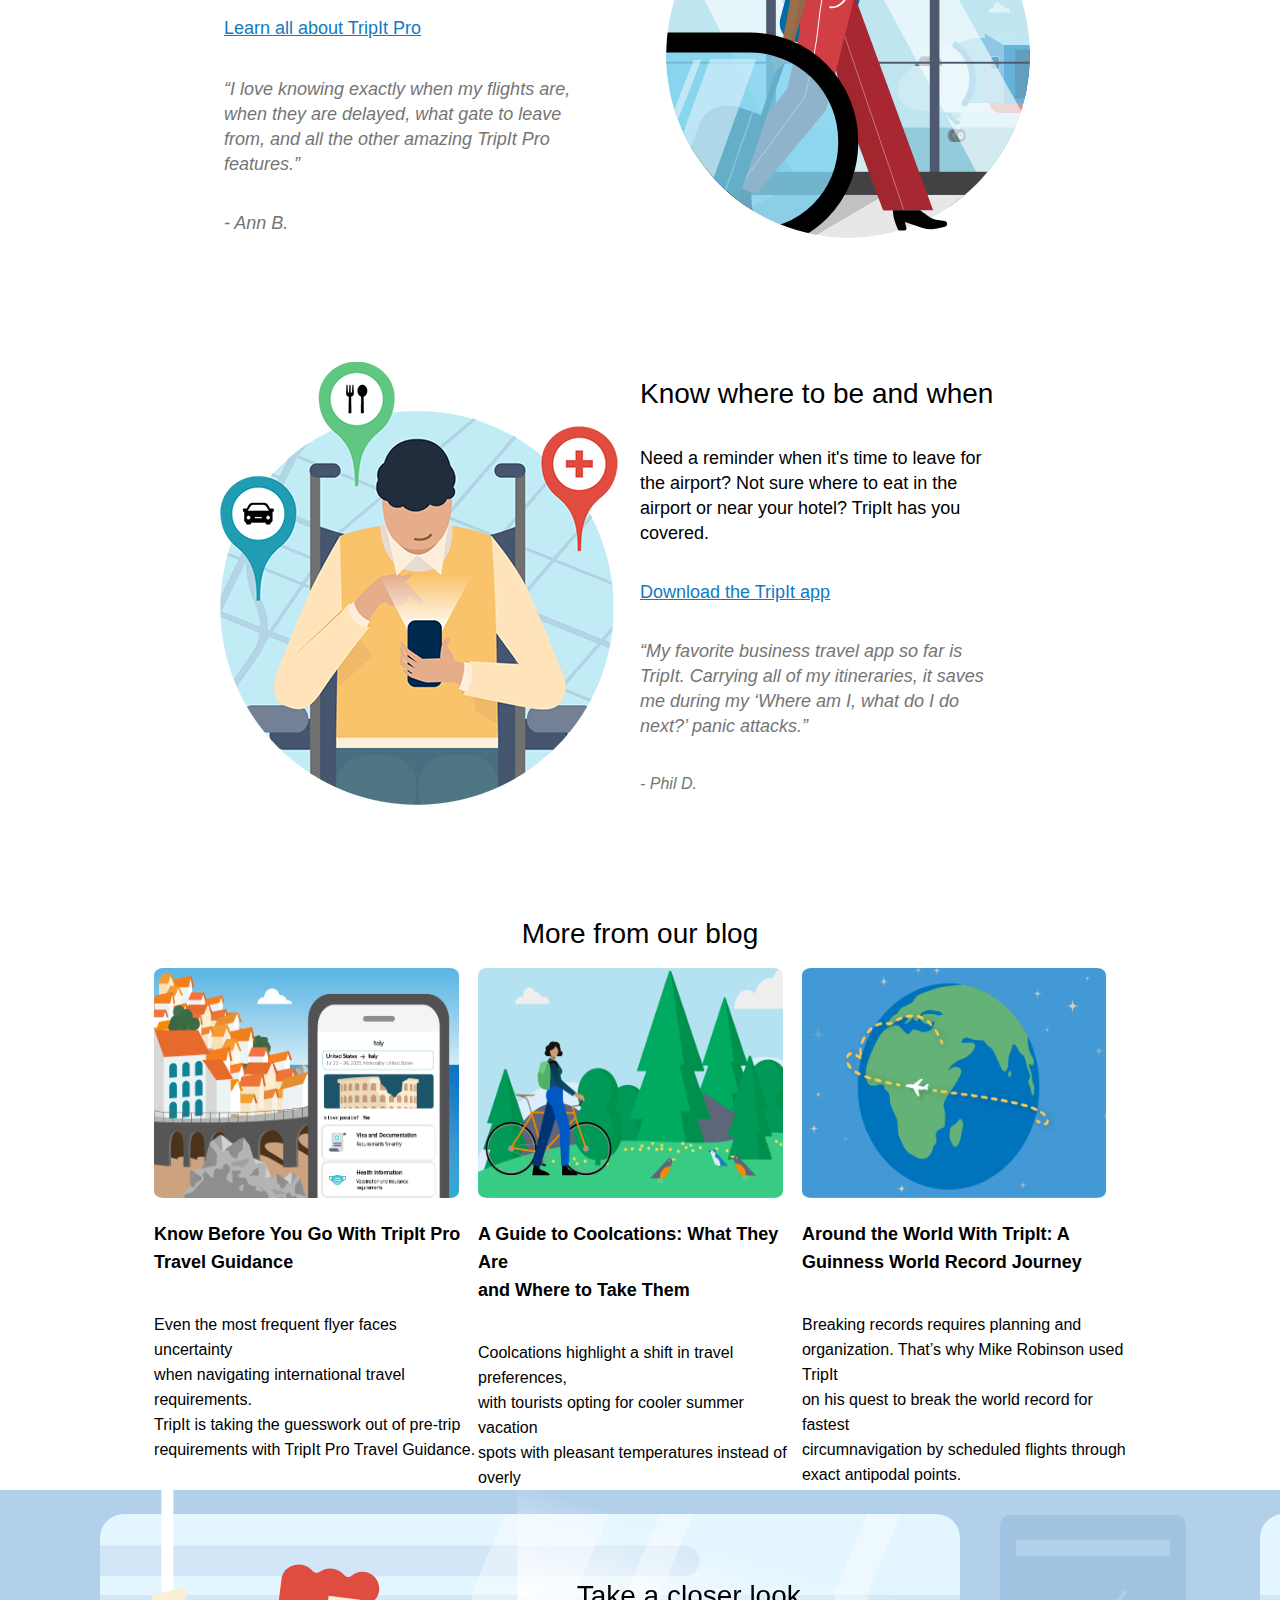
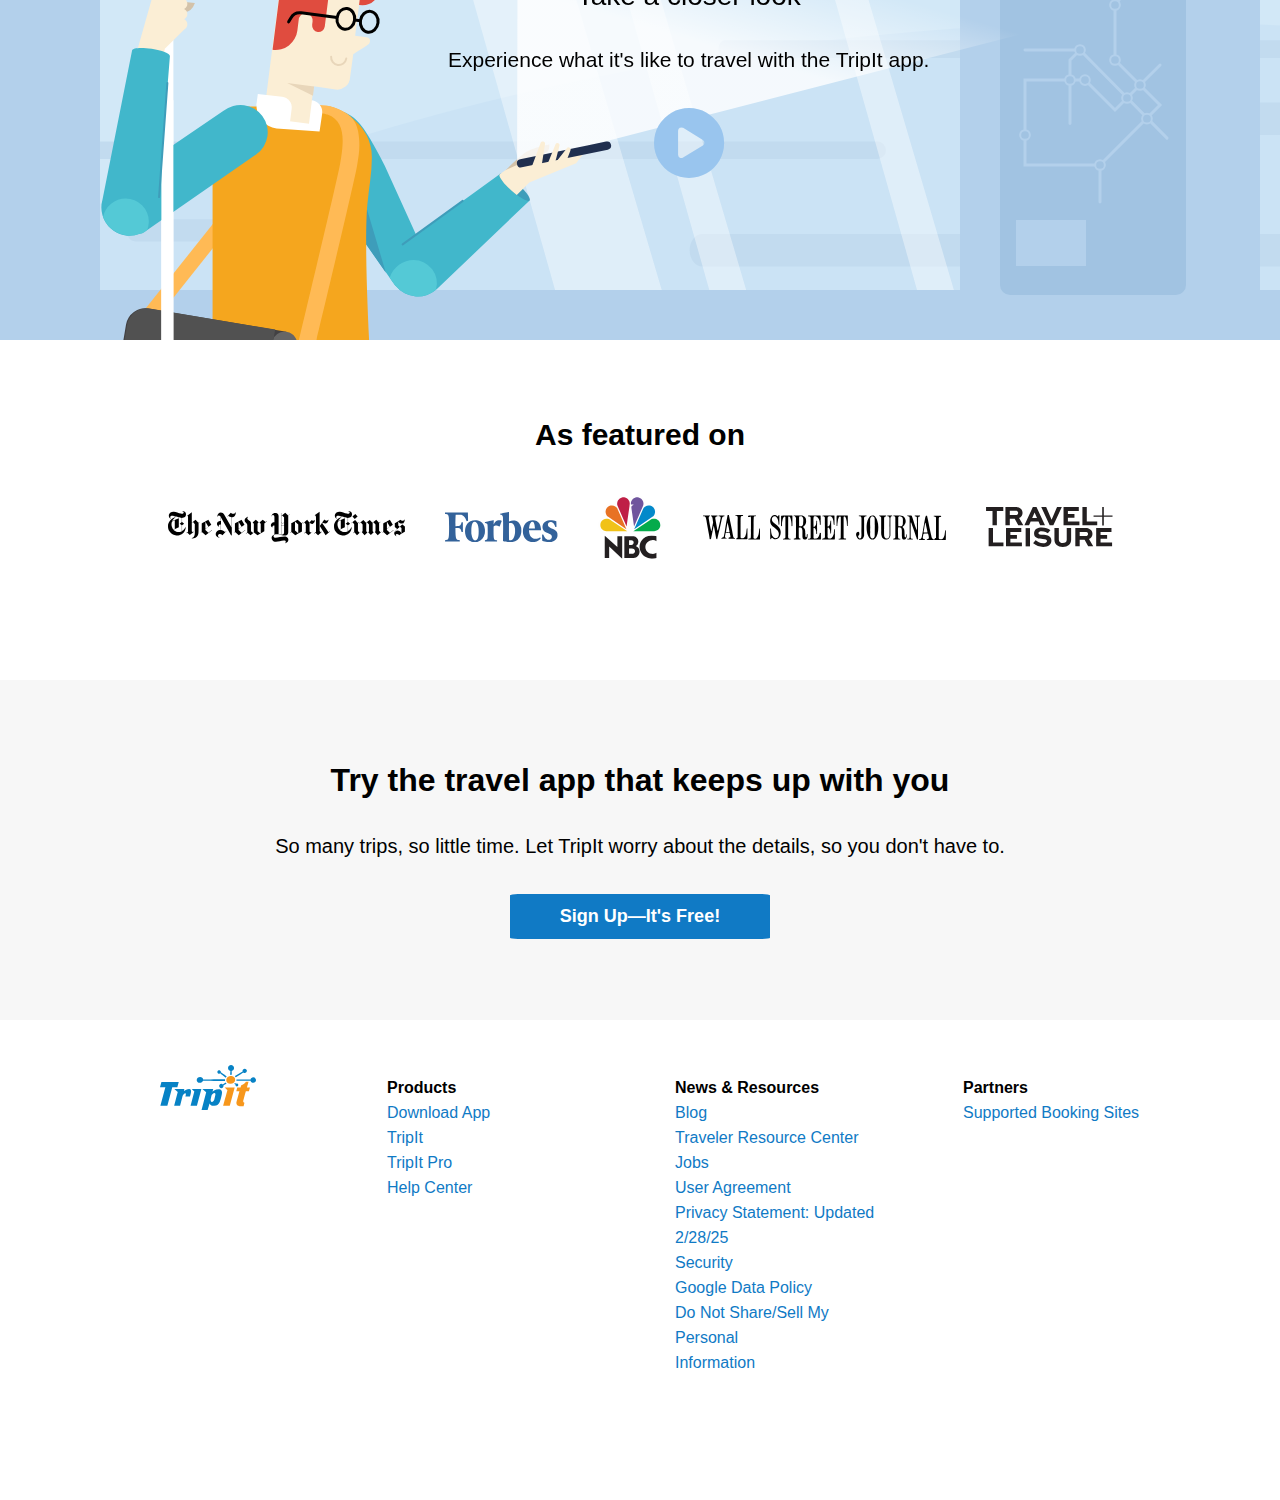
<file: Tripit/tripit.html>
<!DOCTYPE html>
<html lang="en">
<head>
    <meta charset="UTF-8">
    <meta name="viewport" content="width=device-width, initial-scale=1.0">
    <title>Tripit Clone</title>
    <link rel="stylesheet" href="./tripit.css">
    <link rel="stylesheet" href="https://cdnjs.cloudflare.com/ajax/libs/font-awesome/6.7.2/css/all.min.css" integrity="sha512-Evv84Mr4kqVGRNSgIGL/F/aIDqQb7xQ2vcrdIwxfjThSH8CSR7PBEakCr51Ck+w+/U6swU2Im1vVX0SVk9ABhg==" crossorigin="anonymous" referrerpolicy="no-referrer" />
</head>
<body>
    <nav>
        <div><img src="./assests/logo-tripit.svg" alt=""></div>
        <div><ul><li>TripIt</li>
        <li>TripIt Pro</li>
        <li>How It Works</li>
        <li>Pricing</li>
        <li>SAP Concur</li>
        <li>Sign In</li>
        </ul></div>
        <div id="d1">
            <article>
                Sign Up—It's Free!</article>
            <article> <i class="fa-solid fa-globe"> &nbsp;&nbsp;</i><b>EN</b> &nbsp;&nbsp;<i class="fa-solid fa-caret-down"></i></article>
        <article id="a1"></article></div>
    </nav>

    <main>
       <aside> <h1>An easier trip, <br>
        each time</h1> <br><br>
    <p>Imagine checking one place for your travel details <br> and getting a heads up as things happen <br>throughout your trip. See why life without TripIt is a <br>distant memory for millions of travelers.</p>
    <br><br><button>Get Started</button></aside>
    </main>

    <section id="sec1">
        <aside>
            <div><img alt="mobile phone in hand" class="img-responsive" height="450" loading="lazy" typeof="foaf:Image" width="450" src="./assests/tracking.png"></div>
            <div><h1>You handle the booking, &nbsp;&nbsp;<br> we'll take it from there &nbsp; &nbsp;</h1><br><br>
            <p>Unlike other travel apps, TripIt can organize <br> your travel plans no matter where you book. <br> Simply forward your confirmation emails to <br> plans@tripit.com and in a matter of seconds, <br> TripIt will create a comprehensive itinerary for <br>every trip.</p><br>
        <br><a href=""><u>Learn how it works</u></a><br><br>
        <p><i>“I’m on the road 100 days a year and TripIt is <br>my go-to-app. It’s such a powerful tool in the <br> hands of a traveler. There’s simply nothing <br>like it on the planet.”</i>
        </p> <br><br>
    <span><i id="i1">- Damen L.</i></span></div>
        </aside>
    </section>
    <section id="sec2">
       <aside>
         <div>
            <h1>Helpful reminders and alerts <br> so you don't miss a beat</h1><br><br>
            <p>Packed with features that give you a leg up <br>on changes and help you make the most of <br> all your trips, TripIt Pro is where the magic <br> happens.</p><br><br>

            <a href=""><u>Learn all about TripIt Pro</u></a> <br><br><br>
            <p><i>“I love knowing exactly when my flights are,<br> when they are delayed, what gate to leave <br> from, and all the other amazing TripIt Pro <br>features.”</i></p>
         <br><br><i>

            - Ann B.</i>
        </div>
        <div><img src="./assests/covid.svg" alt=""></div>
    </aside>
    </section>
<section id="sec3">
    <aside>
        <div>
<img src="./assests/nearby.png" alt="">
        </div>
        <div >
<h1>Know where to be and when</h1><br><br>
<p>Need a reminder when it's time to leave for <br> the airport? Not sure where to eat in the <br>airport or near your hotel? TripIt has you <br> covered.</p><br><br>
<a href=""><u>Download the TripIt app</u></a><br><br>
<p><i>“My favorite business travel app so far is <br>TripIt. Carrying all of my itineraries, it saves <br> me during my ‘Where am I, what do I do <br> next?’ panic attacks.”</i></p>
<br><br><i>- Phil D.</i>
        </div>
    </aside>
</section>
<section id="sec4">
    <br><br><h1>More from our blog</h1><br>
    <aside>
        <div>
            <img src="./assests/travel_guidance.png" alt=""><br><br>
            <h1>Know Before You Go With TripIt Pro <br> Travel Guidance</h1><br><br>
            <p>Even the most frequent flyer faces uncertainty  <br>when navigating international travel requirements. <br> TripIt is taking the guesswork out of pre-trip <br> requirements with TripIt Pro Travel Guidance.</p>
        </div>
        <div>
            <img src="./assests/cool_locations.png" alt=""><br><br>
            <h1>A Guide to Coolcations: What They Are <br>and Where to Take Them</h1><br><br>
            <p>Coolcations highlight a shift in travel preferences, <br> with tourists opting for cooler summer vacation <br> spots with pleasant temperatures instead of overly <br> warm traditional hotspots.</p>
        </div>
        <div>
            <img src="./assests/guinness_world_record.png" alt=""><br><br>
            <h1>Around the World With TripIt: A <br>Guinness World Record Journey</h1><br><br>
            <p>Breaking records requires planning and <br>organization. That’s why Mike Robinson used TripIt <br>on his quest to break the world record for fastest <br>circumnavigation by scheduled flights through <br>exact antipodal points.</p>
        </div>
        
    </aside>
</section>
<section id="sec5">
    <aside>
        <h1>Take a closer look</h1><br><br>
        <p>Experience what it's like to travel with the TripIt app.</p><br><br>
        <i class="fa-solid fa-circle-play"></i>
    </aside>
</section>
<section id="sec6">
    <aside>
        <h1>As featured on</h1>
        <div>
            <img src="./assests/thenewyorktimes.svg" alt="">
            <img src="./assests/forbes.svg" alt="">
            <img src="./assests/cnet.svg" alt="">
            <img src="./assests/wallstreetjournal.svg" alt="">
            <img src="./assests/mashable.svg" alt="">
        </div>
    </aside>
    <aside>
       
            <h1 id="h1">Try the travel app that keeps up with you</h1><br><br>
        <p>So many trips, so little time. Let TripIt worry about the details, so you don't have to.</p><br><br>
        <button>Sign Up—It's Free!</button>
       

    </aside>
</section>

<footer>
    <aside>
        <div id="d1"><img src="./assests/logo-tripit.svg" alt=""></div>
        <div>
            <ul><li class="c1">Products
                
               
                
               </li>
            <li>Download App</li>
            <li> TripIt</li>
            <li>TripIt Pro</li>
            <li> Help Center</li></ul>
        </div>
        <div><ul><li class="c1">News & Resources  
            </li>
        <li>Blog</li>
        <li> Traveler Resource Center</li>
        <li>Jobs</li>
        <li> User Agreement</li>
        <li>Privacy Statement: Updated 2/28/25</li>
        <li> Security</li>
        <li>Google Data Policy</li>
        <li>Do Not Share/Sell My Personal <br>Information</li>
        </ul></div>
        <div><ul><li class="c1">Partners
            </li>
        <li>Supported Booking Sites</li></ul></div>
    </aside>
</footer>
</body>
</html>
</file>
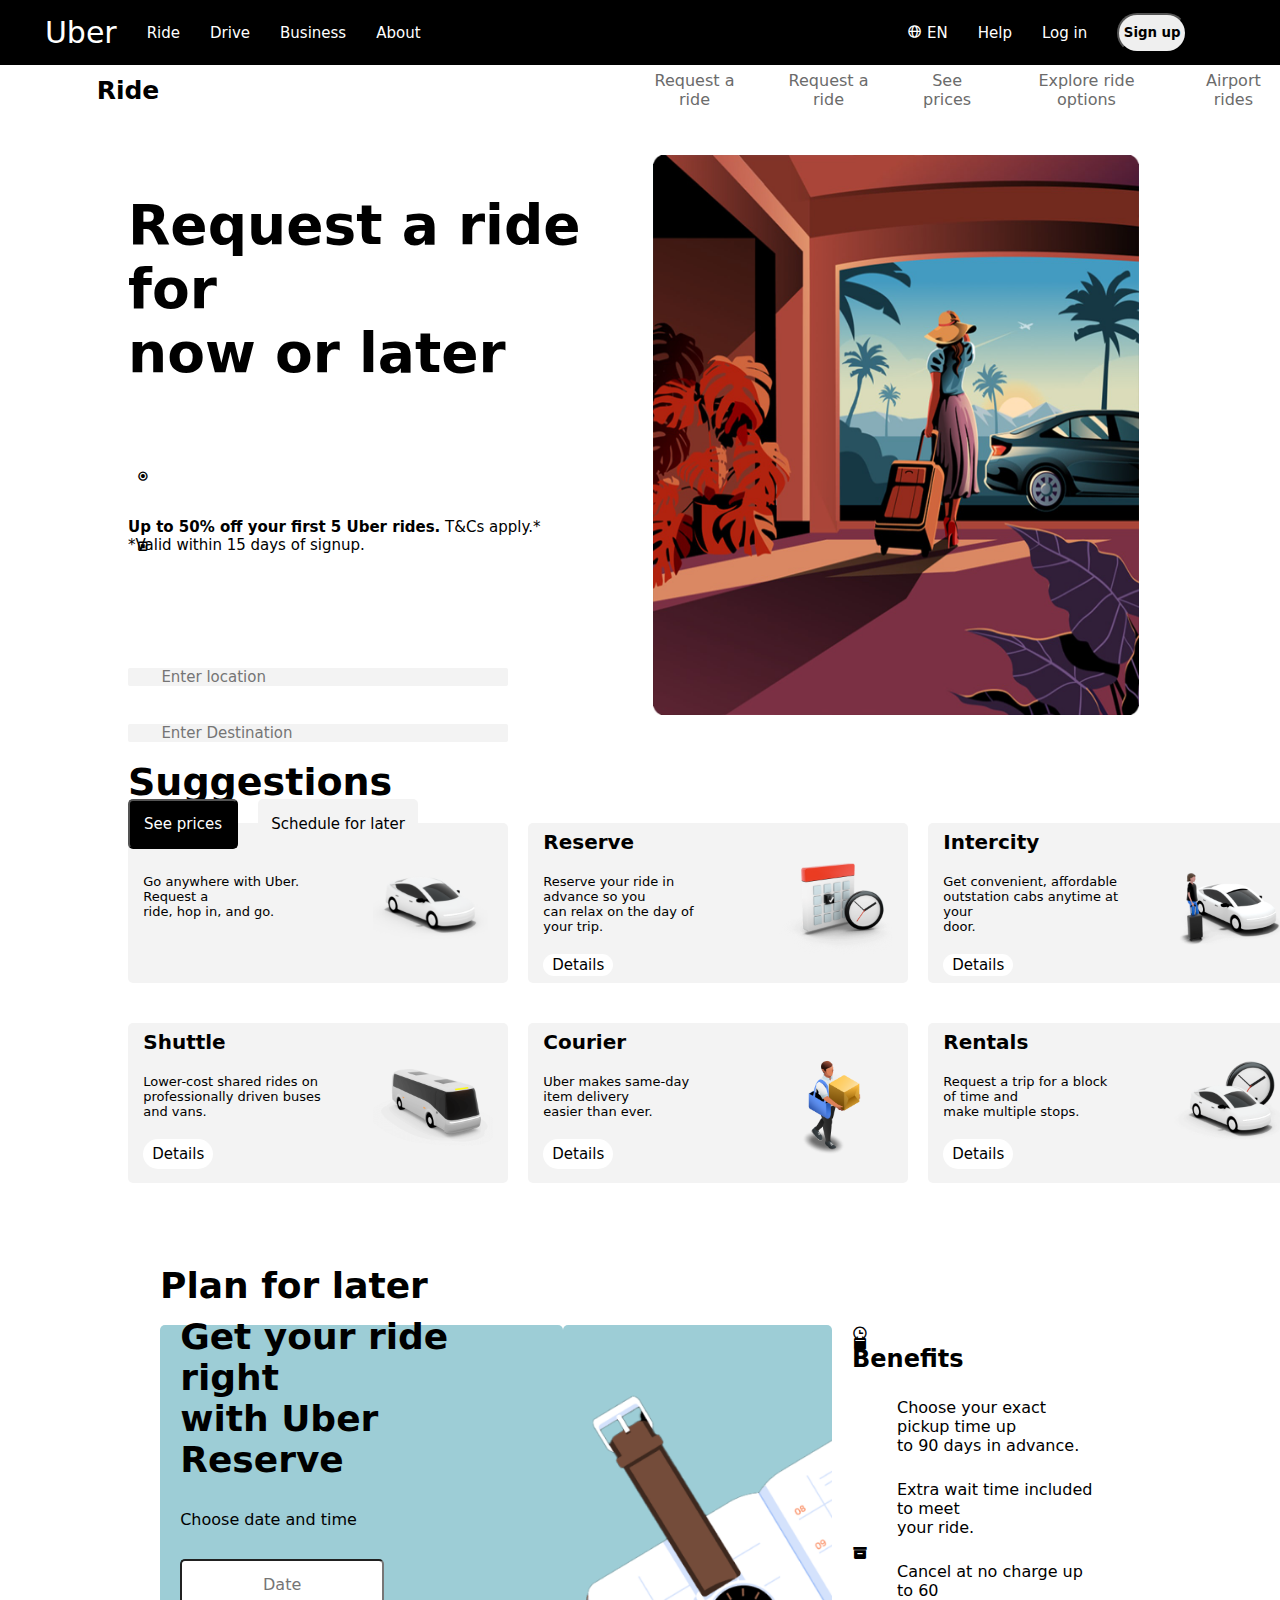
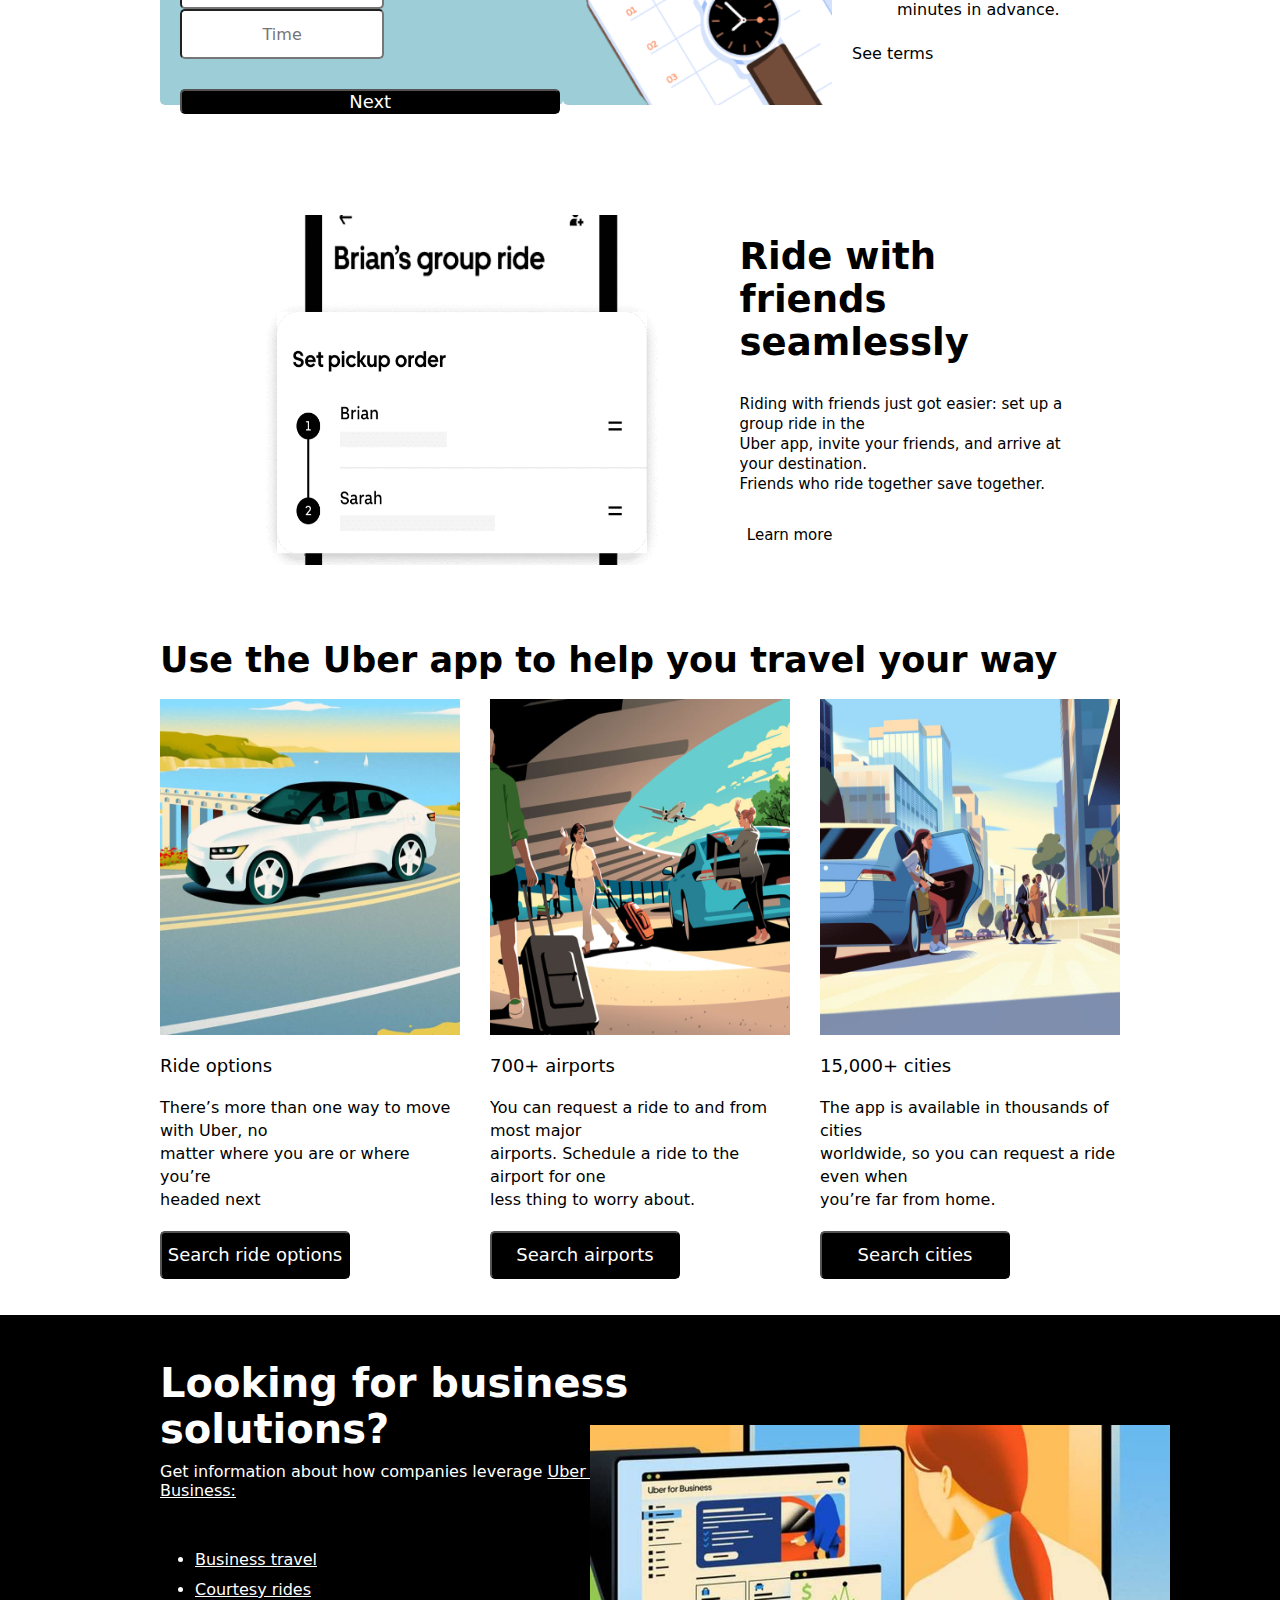
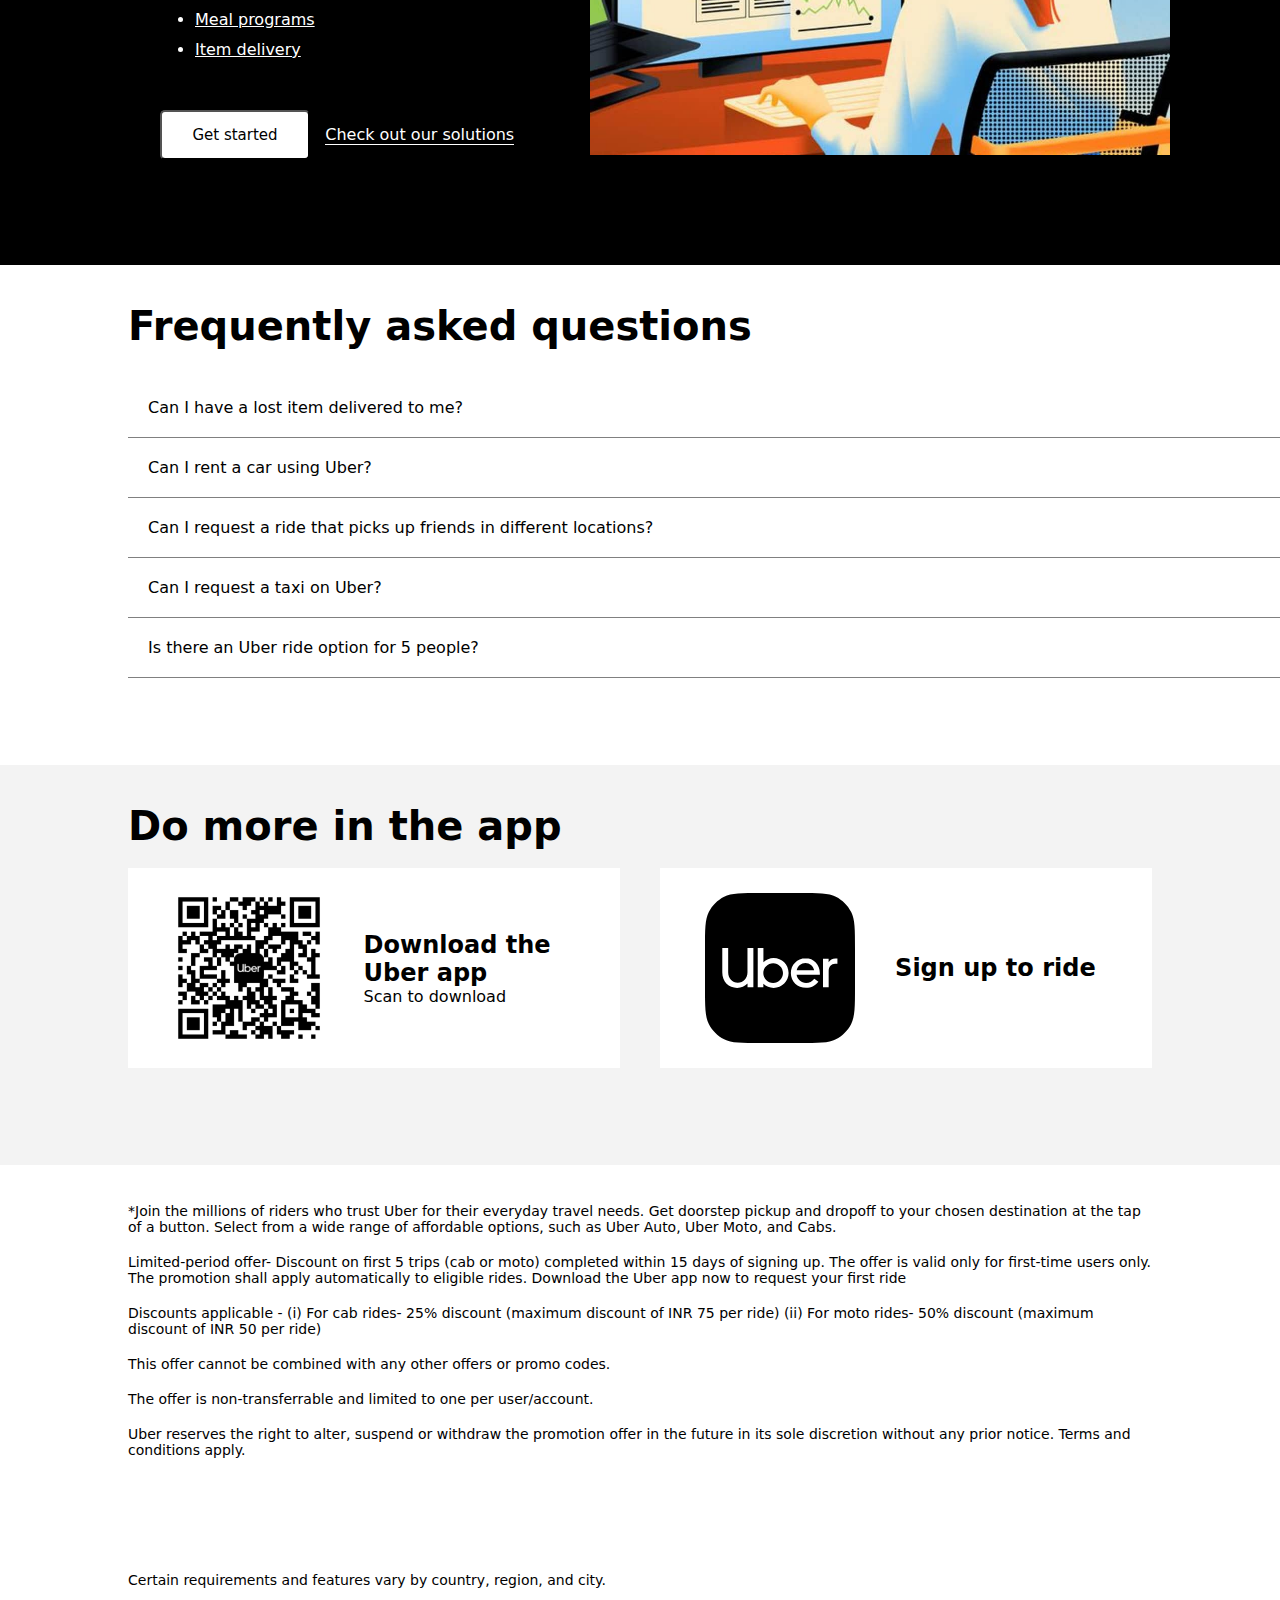
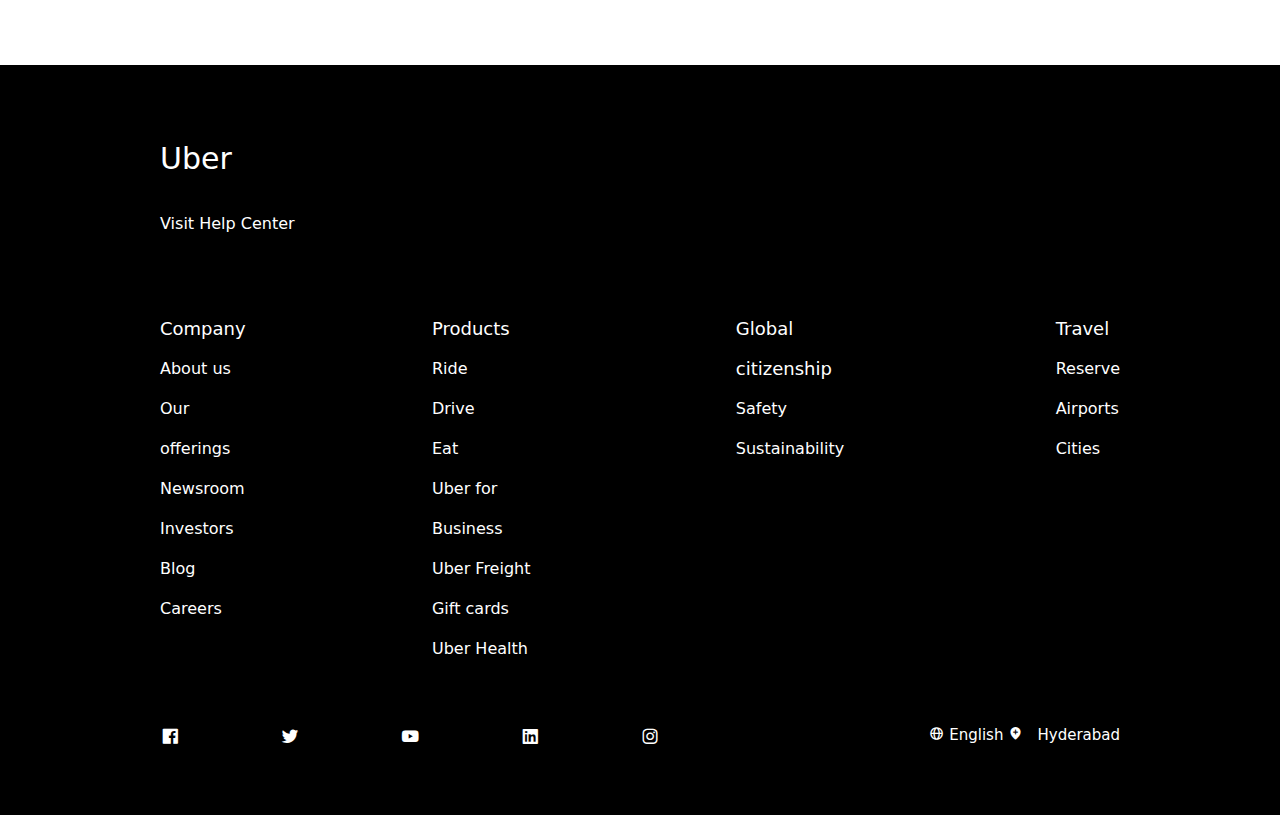
<file: Uber/uber.html>
<!DOCTYPE html>
<html lang="en">
<head>
    <meta charset="UTF-8">
    <meta name="viewport" content="width=device-width, initial-scale=1.0">
    <title>Uber Clone</title>
    <link rel="stylesheet" href="./uber.css">
    <link href='https://unpkg.com/boxicons@2.1.4/css/boxicons.min.css' rel='stylesheet'>
</head>
<body>
    <nav>
       
        <div><ol><li id="l1">Uber</li>
        <li>Ride</li>
        <li> Drive</li>
        <li> Business</li>
        <li> About</li></ol></div>
        <div></div>
        <div><ol><li> <i class='bx bx-globe'></i> EN</li>
        <li> Help</li>
        <li>Log in</li>
        <li><button>Sign up</button></li></ol></div>
    </nav>
    <section>
        <div><b id="b">Ride</b>
        </div>
        <div></div>
        <div><ol><li>Request a ride</li>
        <li>Request a ride</li>
        <li>See prices</li>
        <li>Explore ride options</li>
        <li>Airport rides</li></ol></div>
    </section>
    <main>
        <aside>
            <div><br><br>
                <h1>Request a ride for <br>now or later</h1><br><br> <br><br><br><br><br>
                <p><b>Up to 50% off your first 5 Uber rides.</b> T&Cs apply.* <br>*Valid within 15 days of signup.</p> 
                <pre>                                                                                             
                             
                    

                </pre>
                <br><input type="text" name="" id="" placeholder="       Enter location"><br><i id="i1" class='bx bx-radio-circle-marked'></i>
                <pre>
                </pre>
                <input type="text" name="" id="" placeholder="       Enter Destination"><br><i id="i2" class='bx bx-checkbox-square'></i>
                <pre>                                                                                                                       
                </pre>
                <article><button>See prices</button> <button>Schedule for later</button></article>
            </div>
        <div><img src="./assets/travel-ilustra.jpg" alt=""></div>
    </aside>
       
    </main>
    <section id="sec2">
        <aside>
            <h1>Suggestions</h1><br>
            <article>
                <div>
                    <div class="c1">
                        <h1>Ride</h1>
                        <p>Go anywhere with Uber. Request a <br> ride, hop in, and go.</p> <br><br><br><br>
                        <button>Details</button>
                    </div>
                    <div class="c2"><img src="./assets/car1.png" alt=""></div>
                </div>
                <div>
                    <div class="c1">
                        <h1>Reserve</h1>
                        <p>Reserve your ride in advance so you <br>can relax on the day of your trip.</p>
                        <button>Details</button>
                    </div>
                    <div class="c2"><img src="./assets/car2.png" alt=""></div>
                </div>
                <div>
                    <div class="c1">
                        <h1>Intercity</h1>
                        <p>
                            Get convenient, affordable <br>outstation cabs anytime at your <br> door.</p>
                        <button>Details</button>
                    </div>
                    <div class="c2"><img src="./assets/car3.png" alt=""></div>
                </div>
                <div>
                    <div class="c1">
                        <h1>Shuttle</h1>
                        <p>
                            Lower-cost shared rides on <br> professionally driven buses and vans.</p>
                        <button>Details</button>
                    </div>
                    <div class="c2"><img src="./assets/car4.png" alt=""></div>
                </div>
                <div>
                    <div class="c1">
                        <h1>Courier</h1>
                        <p>
                            Uber makes same-day item delivery <br>easier than ever.</p>
                        <button>Details</button>
                    </div>
                    <div class="c2"><img src="./assets/car5.png" alt=""></div>
                </div>
                <div>
                    <div class="c1">
                        <h1>Rentals</h1>
                        <p>
                            Request a trip for a block of time and <br> make multiple stops.</p>
                        <button>Details</button>
                    </div>
                    <div class="c2"><img src="./assets/car6.png" alt=""></div>
                </div>
            </article>
        </aside>
    </section>
    <section id="sec3">
        <aside>
            <h1>Plan for later</h1><br>
            <article>
                <div id="d1">
                   <div id="d2">
                    <h1>Get your ride right <br> with Uber Reserve</h1>
                    <font>Choose date and time</font>
                    <font><input type="text" name="" id="" placeholder="Date">&nbsp;&nbsp;&nbsp;<input type="text" name="" id="" placeholder="Time"></font>
                    <button>Next</button>
                   </div>
                   <div> <img src="./assets/image-9.png" alt=""></div>
                </div>
                <div id="d3">
                    <h2>Benefits</h2><i id="i1" class='bx bxs-calendar-alt'></i><i id="i2" class='bx bx-time' ></i><i id="i3" class='bx bxs-box' ></i>
                    <p>Choose your exact pickup time up <br>to 90 days in advance.</p>
                    <p>Extra wait time included to meet <br>your ride.</p>
                    <p>Cancel at no charge up to 60 <br>minutes in advance.</p>
                    <font>See terms</font>
                </div>
            </article>
        </aside>
    </section>
    <section id="sec4">
        <aside>
            <div id="d1"><img src="./assets/landing-stops-group-rides.png" alt=""></div>
            <div id="d2">
                <h1>Ride with friends <br> seamlessly</h1>
                <p>Riding with friends just got easier: set up a group ride in the <br>Uber app, invite your friends, and arrive at your destination. <br> Friends who ride together save together.</p>
            <button>Learn more</button>
            </div>
        </aside>
    </section>
    <section id="sec5">
        <aside>
            <h1>Use the Uber app to help you travel your way</h1><br>
            <article>
                <div>
                    <img src="./assets/U_CoastalCalifornia_White_Final-(1).jpg" alt="">
                    <h1>Ride options</h1>
                    <p>There’s more than one way to move with Uber, no <br> matter where you are or where you’re <br>headed next</p>
                    <button>Search ride options</button>
                </div>
                <div>
                    <img src="./assets/Airport-rides.jpg" alt="">
                    <h1>700+ airports</h1>
                    <p>You can request a ride to and from most major <br>airports. Schedule a ride to the airport for one <br> less thing to worry about.</p>
                    <button>Search airports</button>
                </div>
                <div>
                    <img src="./assets/SS_Commuter.jpg" alt="">
                    <h1>15,000+ cities</h1>
                    <p>The app is available in thousands of cities <br>worldwide, so you can request a ride even when <br>you’re far from home.</p>
                    <button>Search cities</button>
                </div>
            </article>
        </aside>
    </section>
    <section id="sec6">
        <aside>
            <div>
                <h1>Looking for business solutions?</h1>
                <p>Get information about how companies leverage <u>Uber for</u> <br> <u>Business:</u> </p>
                <ul><li><u>Business travel </u></li>
                <li><u>Courtesy rides </u></li>
                <li><u>Meal programs</u></li>
                <li><u>Item delivery</u></li></ul>
                <font><button>Get started</button>&nbsp;&nbsp;&nbsp;<span>Check out our solutions</span></font>
            </div>
            <div><img src="./assets/U4B_Spot_U4BWebsite.jpg" alt=""></div>
        </aside>
    </section>
    <section id="sec7">
        <aside>
         <br>  <br> <h1>Frequently asked questions</h1><br>
            <div>
                <details><summary>Can I have a lost item delivered to me?<i class='bx bxs-chevron-down'></i></summary>
                <p>The Uber app helps provide a delivery solution that can save you a trip across town, whether it’s for a last-minute birthday gift or your forgotten keys. <br> Just choose Package in the Uber app.
<br>
                    Get details</p></details>
                <details><summary>Can I rent a car using Uber?<i class='bx bxs-chevron-down'></i></summary>
                <p>Yes. <u>Find out more</u> about how car rentals work.</p></details>
                <details><summary>Can I request a ride that picks up friends in different locations?<i class='bx bxs-chevron-down'></i></summary>
                <p>Yes. Set up a group ride in the Uber app, invite your friends, and arrive at your destination together.
<br>
                    Learn more</p></details>
                <details><summary>Can I request a taxi on Uber?<i class='bx bxs-chevron-down'></i></summary>
                <p>Uber makes it easy to get a taxi nearby in the cities where Uber Taxi is available. There’s no need to find a cab stand, hail a cab on the street, or even call the local cab company. Instead, you can use the Uber app or website to request a taxi in just a few taps or clicks.

                    Learn about requesting a taxi</p></details>
                <details><summary>Is there an Uber ride option for 5 people?<i class='bx bxs-chevron-down'></i></summary>
                <p>Request UberXL for a van or SUV that fits up to 6 people at an affordable price. It’s perfect for a family trip or a ride to the airport.
<br>
                    Get details about UberXL</p></details>
            </div>
        </aside>
    </section>
    <section id="sec8">
        <aside>
           <br><br> <h1>Do more in the app</h1><br>
            <article>
                <div>
                    &nbsp;<img src="./assets/scanner.jpg" alt="">
                    <font><h2>
                        Download the Uber app</h2><p>
                            Scan to download</p></font>
                </div>
                <div>
                    &nbsp;<img src="./assets/Rider-App-Icon_iOS.svg" alt="">
                    <h2>
                        Sign up to ride</h2>
                </div>
            </article>
        </aside>
    </section>
    <section id="sec9">
<aside>
   <br><br> <p>*Join the millions of riders who trust Uber for their everyday travel needs. Get doorstep pickup and dropoff to your chosen destination at the tap of a button. Select from a wide range of affordable options, such as Uber Auto, Uber Moto, and Cabs.</p>
   <br> <p>Limited-period offer- Discount on first 5 trips (cab or moto) completed within 15 days of signing up. The offer is valid only for first-time users only. The promotion shall apply automatically to eligible rides. Download the Uber app now to request your first ride</p>
   <br> <p>Discounts applicable - (i) For cab rides- 25% discount (maximum discount of INR 75 per ride) (ii) For moto rides- 50% discount (maximum discount of INR 50 per ride)</p>
    <br><p>This offer cannot be combined with any other offers or promo codes.</p>
    <br><p>The offer is non-transferrable and limited to one per user/account.</p>
    <br><p>Uber reserves the right to alter, suspend or withdraw the promotion offer in the future in its sole discretion without any prior notice. Terms and conditions apply.

   <br> </p><br><br><br><br><br><br>
    <p>Certain requirements and features vary by country, region, and city.</p>
</aside>
    </section>
    <footer>
        <aside>
            <br><br><br><br><div><font>Uber</font><br><br><br>
            <p>Visit Help Center</p></div><br><br><br><br>
            <div id="div">
                <div><ol><li class="l1">Company </li>
                <li> About us</li>
                <li> Our offerings</li>
                <li> Newsroom</li>
                <li> Investors</li>
                <li> Blog</li>
                <li> Careers</li></ol></div>
                <div>
                    <ol><li class="l1">Products </li>
                    <li> Ride</li>
                    <li> Drive</li>
                    <li> Eat</li>
                    <li>Uber for Business</li>
                    <li>Uber Freight</li>
                    <li>Gift cards</li>
                    <li>Uber Health</li></ol>
                </div>
                <div>
                    <ol><li class="l1">Global citizenship</li>
                    <li>Safety</li>
                    <li>Sustainability</li></ol>
                </div>
                <div><ol><li class="l1">Travel</li>
                <li>Reserve</li>
                <li>Airports</li>
                <li>Cities</li></ol></div>
            </div><br><br><br>
            <div id="div1">
                <div id="div3"><i class='bx bxl-facebook-square'></i><i class='bx bxl-twitter'></i><i class='bx bxl-youtube' ></i><i class='bx bxl-linkedin-square' ></i><i class='bx bxl-instagram' ></i></div>
                <div id="div2"><p><i class='bx bx-globe' ></i>&nbsp;English

                    <i class='bx bxs-location-plus' ></i> &nbsp; Hyderabad</p></div>
            </div>
        </aside>
    </footer>
</body>
</html>
</file>
<file: Wipro/index.css>
*{
    padding: 0%;
    margin: 0%;
    box-sizing: border-box;
    font-family: "Helvetica Neue", Helvetica, Arial, sans-serif;
}
nav{
    /* border: 2px solid black; */
    height: 70px;
    background-color: #351A55;
    display: flex;
    justify-content: space-around;
    color: white;
    position: sticky;
    top: 0%;
    width: 100%;
 }
 nav div{
    /* border: 2px solid red; */
    width: 30%;
    display: flex;
    align-items: center;
 }
nav img{
    height: 150px;
    width: 150px;
}
 nav ol{
    list-style: none;
    display: flex;
    justify-content: space-between;
    width: 100%;
 }
 nav div{
    width: 10%;
 }
 nav div+div{
    width: 40%;
 }
 nav li{
    font-size: 17px;
    font-weight: 500;
 }
 #d1{
    border-radius: 25px;
    background-color: #351A55;
    color: white;
    border: 1px solid white;
    width: 60px;
 }
 #sec1{
    /* border: 2px solid; */
    height: 470px;
    width: 127%;
    position: relative;
    right: 400px;
    background-image: url("./assets/95f3e5a6-d58f-41c2-8bfb-d.jpg");
    border-bottom: 0px;
 }
 #sec1 h1{
    text-align: center;
    font-size: 60px;
    color: white;
    margin-top: 20px;
        line-height: 1.1;
    margin-bottom: 10px;
    position: absolute;
    left: 950px;
    bottom: 45px;
 }
 #sec2{
    /* border: 2px solid red; */
    height: 180px;
    display: flex;
    justify-content: space-around;
    background-color: black;
    color: white;
    /* flex-direction: row; */
 }

 #sec2 div{
    /* border: 2px solid green; */
    width: 50%;
    display: flex;
    align-items: center;
    /* flex-direction: column-reverse; */
 }

#sec2 ol{
    /* border: 2px solid blueviolet; */
    list-style: none;
    display: flex;
    justify-content: space-between;
    flex-direction: column;
    height: 70px;
    width: 100%;
    color: white;
 }
 #sec2 div{
    width: 40%;
    display: flex;
    flex-direction: row;
 }
 #sec2 div+div{
    width: 40%;
 }
 #sec2 li{
    font-size: 17px;
    font-weight: 500;
 }
 #i1{
    border: 2px solid;
    width: 600px;
    height: 50px;
border-radius: 25px;
 }

#i2{
    border: 2px solid;
    width: 600px;
    height: 50px;
border-radius: 25px;
 }
 #sec2 img{
    height: 110px;
    width: 110px;
    position: absolute;
    bottom: 13px;
    right: 100px;
 }
 #sec3{
    height: 800px;
    /* border: 2px solid red; */
 }
 #sec3 h1{
    font-size: 50px;
    font-weight: 600;
    color: #351A55;
 }
 #sec3 h3{
    font-size: 30px;
    font-weight: 500;
 }
 #sec3 p{
    font-size: 25px;
    font-weight: 400;
    /* word-spacing: 10px; */
 }
 #sec3 img{
    height: 400px;
    width: 600px;
    position: relative;
    left: 10%;
 }
 section aside{
    /* border: 2px solid brown; */
    width: 1000px;
    position: relative;
    left: 10%;
 }
 #sec3 div{
    /* border: 2px solid; */
    height: 40px;
    display: flex;
    justify-content: space-between;
    background-color: rgba(252, 252, 252, 1.0);
    position: relative;
    left: 10%;
    /* right: 30%; */
    width: 80%;
    /* gap: 100px; */
 }
 #sec3 ol{
    display: flex;
    justify-content: space-between;
    list-style-type: none;
    gap: 490px;
 }
 #sec3 li{
    /* border: 2px solid green; */
    display: flex;
    justify-content: space-between;
    align-items: center;
    position: relative;
    /* left: 17%; */
    font-size: 24px;
    font-weight:600;
 }
 #sec4{
    height: 300px;
    /* border: 2px solid red; */
    background-color: #351A55;
 }
 #sec4 h1{
    font-size: 50px;
    font-weight: 600;
    /* color: #351A55; */
    color: white;
 }
 #sec4 h3{
    font-size: 30px;
    font-weight: 500;
    color: white;
 }
 #sec4 p{
    font-size: 20px;
    font-weight: 300;
    color: white;
    /* word-spacing: 10px; */
 }
 #sec4 aside{
    /* border: 2px solid brown; */
    width: 1000px;
    position: relative;
    left: 10%;
 }
 #sec5{
    height: 490px;
    background-color: rgba(232, 232, 232, 1.0);
    /* border: 2px solid red; */
 }
 #sec5 img{
    height: 350px;
    width: 600px;
 }
 #sec5 h1{
    /* border: 2px solid; */
    width: 500px;
    font-size: 50px;
    font-weight: 600;
    color: #351A55;
    padding-left: 10%;
 }
 #sec5 aside{
    /* border: 2px solid yellow; */
    width: 85%;
    display: flex;
    justify-content: space-between;
 }
 #sec5 p{
    font-size: 20px;
    line-height: 1.5;
    font-family: "custom40db243dbb0f4ab6bfcbd";
 }
 #sec6{
    /* border: 2px solid red; */
    height: 300px;
 }
 #sec6 img{
    width: 100%;
    /* position: absolute;
    left: 1%;
right: 1%; */
 }
 article{
    /* border: 2px solid red; */
    height: 70px;
    position: relative;
    left: 7%;
    /* padding-left: 20%; */
 }
 #d4{
    font-size: 23px;
    
 }
 #d3{
    color: #3d6c96;
 }
#d3:hover{
    cursor: pointer;
    text-decoration: underline;
}
#sec7{
    /* border: 2px solid red; */
    height: 470px;
    /* background: url("https://www.google.co.in/maps"); */
}

#search input{
color: #FFF;
    width: 200px;
    height: 22px;
    border: none;
    margin-left: 7px;
    font-size: 13px;
    background: transparent;
    border: none;
}
#mapsearch button {
    outline: none;
    position: absolute;
    border: 0px;
    background-color: #000;
    margin-left: -5px;
    cursor: pointer;
    cursor: hand;
}

#map-query {
    outline: none;
    width: 188px;
    max-width: 188px;
    margin-top: 3px;
}
#sec8{
    /* border: 2px solid green; */
    height: 500px;
}
#sec8 img{
   height: 250px;
   width: 350px; 
}
#sec8 aside{
    /* border: 2px solid pink; */
    height: 200px;
    display: flex;
    justify-content: space-between;
    gap: 15px;
}
#sec8 h1{
    font-size: 50px;
    color: #351A55;
    position: absolute;
    left: 10%;
}
#sec8 article{
    /* border: 2px solid; */
    width: 70%;
    position: absolute;
    left: 8%;
}
#sec8 ol{
    list-style-type: none;
    display: flex;
    justify-content: space-evenly;
}
#m1{
    font-size: 20px;
    font-weight: 600;
    /* border: 2px solid yellow; */
}
#sec9{
    height: 550px;
    /* border: 2px solid brown; */
}
#sec9 h1{
    font-size: 40px;
    font-weight: 600;
    text-align: center;
    letter-spacing: -1px;
}
#sec9 img{
    height: 200px;
    width: 250px;
}
#sec9 aside{
    /* border: 2px solid; */
    width: 80%;
    height: 520px;
    display: flex;
    justify-content: center;
    align-items: center;
    gap: 20px;
    background-color: rgba(232, 232, 232, 1.0);
}
#sec9 div{
    height: 300px;
    width: 280px;
    text-align: center;
}
#sec9 h2{
color: #351A55;
font-size: 30px;
width: 400px;
text-align: left;
}
.n3{
    color: #351A55;
    text-align: left;
    font-size: 18px;
    font-weight: 600;
    /* text-align: justify; */
}

#sec9 ol{
    list-style-type: none;
}
#sec9 div{
    /* border: 2px solid red; */
    width: 350px;
    height: 300px;

    padding-right: 10%;
}
#p1{
    text-align: left;
}

.n1{
    /* border: 2px solid; */
    width: 350px;
    text-align: justify;
}
.n3:hover{
    text-decoration: underline;
    cursor: pointer;
}
#sec10{
    /* border: 2px solid red; */
    height: 250px;
    background-color: #000;
    color: white;
}
#sec10 h1{
    font-size: 50px;
    font-weight: 600;
    text-align: center;
}
#m2{
    /* border: 2px solid yellow; */
    height: 100px;
    width: 500px;
    display: flex;
      height: 50px;
      gap: 50px;
      margin: 30px 0 10px;
      padding-left: 40%;
}
#m2 i{
    /* border: 2px solid gray; */
    height: 70px;
    width: 250px;
    display: flex;
      height: 50px;
      font-size: 50px;
      /* gap: 70px; */
      /* margin: 10px 0 10px; */
}
#b{
    height: 80px;
    width: 50px;
}
#sec11{
    /* border: 2px solid yellow; */
    height: 400px;
    background-image: url("./assets/4d77aaef-1e5f-4387-9cb3-3.avif");
    width: 120%;
position: relative;
right: 0%;
}
#sec11 h2{
    color: white;
    font-size: 30px;
    font-weight: 600;
    position: absolute;
    left: 10%;
    bottom: 40%;
}
#sec11 h3{
    color: white;
    font-size: 30px;
    font-weight: 500;
    position: absolute;
    left: 10%;
    top: 70%;
font-style: italic;

}
footer{
    height: 400px;
    /* border: 2px solid green; */
}
footer p{
    color: #351A55;
    line-height: 30px;
    width: 80%;
    text-align: justify;
    /* border: 2px solid yellow; */
    position: relative;
    left: 8%;

}
#k{
    height: 60px;
    /* border: 2px solid; */
    display: flex;
    padding: 20px;
   background-color: #351A55;
   color: white;
}
#k p{
    /* border: 2px solid; */
    display: flex;
    justify-content: flex-start;
    align-items: center;
    padding: 10px;
    width: 250px;
    
}
#k  aside{
    display: flex;
    justify-content: flex-end;
}
#k aside ol{
    /* border: 2px solid; */
    list-style-type: none;
    display: flex;
    justify-content: flex-end;
    gap: 20px;
    position: relative;
    bottom: 20%;
    left: 70%;
}
#ab{
    height: 450px;
    width: 90%;
    padding-left: 7%;
}
</file>
<file: CDNJS/cdnjs.css>
*{
    margin: 0%;
    padding: 0%;
    box-sizing:border-box;
    font-family: "Ubuntu", sans-serif;
}
main{
    background-color: rgba(0, 5, 5, 0.5);
}
aside{
    position: relative;
    width:100%;
    height:9%;
    /* border: 2px solid red; */
   position: absolute;
   top: 0%;
   background-color: rgb(31, 30, 30);



}
aside nav>div{
    /* border: 2px solid red; */
    width: 11%;
    display: flex;
    justify-content: flex-start;
}
aside nav>div+div{
    display: flex;
    align-items: center;
    gap: 6%;
    font-size: 1500;
    justify-content: space-around;

}
aside nav>div+div+div+div ol{
    color: white;
    display: flex;
    justify-content: space-around;
    gap: 10%;
}
#d4 ol{ 
    gap:5%;
    justify-content: flex-start;

}

aside article{
    justify-content: space-between;
    gap: 30%;
    font-size:150%;
}
aside div i{
    color: white;
    font: 600;
    align-items: center;
    width: 59%;
    height: 100%;

}
#d3{
    width: 56%;
    height: 0%;
}
ol{
    display: flex;
    list-style-type:none;
    fill: white;
}
#d4{
    fill:white;
    align-items: center;
}
#i1{
    width: 150px;
    height: 80px;
}
aside nav{
    display: flex;
}
aside section{
    position: absolute;
    left:10%;
    top:-5%;
    /* border: 2px solid green; */
    position: relative;
    width: 80%;
    height: 600%;
}
aside section>h1{
    position: absolute;
    top: 25%;
    left: 14%;
    font-size: 50px;
    font-weight: 100;
    color:#ebebeb;
}
aside section>h2{
    position: absolute;
    top: 200px;
    left: 14%;
    color:#ebebeb;
    font-size: 24px;
    font-weight: 50;

}
aside section>input{
    position: relative;
    top: 350px;
    left: 14%;
    width: 70%;
    height: 60px;
    border-radius: 10px;

}
aside input::placeholder{
    font-size: 20px;
}
aside #s{
    /* border: 2px solid black; */
    position:absolute;
    top: 386px;
    left: 80%;
    font-size: 180%;
}
#sec1{
    width: 100%;
    background-color:#d9643a;
    height: 40px;
    position: absolute;
    top:735px;
    display: flex;
    align-items: center;
    justify-content: flex-start;

}
footer{
    position:absolute;
    top:775px;
    width: 100%;
    height: 250px;
    /* border: 2px solid red; */
    background-color: black;
    display: flex;
}
#D {
    /* border: 2px solid orange; */
width: 25%;
height: 243px;
color: white;
align-items: center; 
cursor: pointer;
padding: 25px;

}
#D1{
/* border: 2px solid blue; */
width: 25%;
height: 243px;
color: white;
list-style-type: none;

}
footer div>img{
    width: 190px;
    align-items: center;
    justify-content: left;
    display: flex;

}
#D2{
/* border: 2px solid yellow; */
width: 25%;
color: white;
list-style-type: none;
}
#D3{
/* border: 2px solid chartreuse; */
width: 25%;
color: white;
list-style-type: none;
}
footer #D1  ol{
    display: flex;
    flex-direction: column;
    justify-content: center;
    align-items: center;
    cursor: pointer;
} 
footer #D2  ol{
    display: flex;
    flex-direction: column;
    justify-content: center;
    align-items: center;
    cursor: pointer;
} 
footer #D3  ol{
    display: flex;
    flex-direction: column;
    justify-content: center;
    align-items: center;
    cursor: pointer;
} 
footer  .l1{
    color:gray
}
footer .c{
    line-height: 20px;
}
</file>
<file: Tripit/tripit.css>
*{
    margin: 0%;
    padding: 0%;
    box-sizing: border-box;
    font-family: "ProximaNovaSbold", Arial, sans-serif;
}
nav{
    /* border: 2px solid red; */
    height: 60px;
    display: flex;
    justify-content: center;
    position: fixed;
    width: 100%;
    background-color: white;
}
nav div{
    /* border: 2px solid green; */
    height: 60px;
    width: 30%;
    display: flex;
    justify-content: center;
    align-items: center;
}
nav div+div{
    width: 38%;
    display: flex;
    justify-content: space-between;
    
}
nav div+div ul{
   list-style: none;
   display: flex;
   font-size: 15px;
   font-weight: 500;
   justify-content: center;
   text-align: center;
   align-items: center;
   flex-direction: row;
   gap: 35px;

}
nav div+div+div {
    width: 32%;
    display: flex;
    justify-content:flex-start;
    align-items: center;
    gap: 20px;
}
nav div article{
    border: 2px solid blue;
    height: 40px;
    width: 160px;
 align-items: center;
display: flex;
justify-content: flex-start;
align-items: center;
color: #107AC5;
border-color: #107AC5;
padding: 10px;
font-weight: 500;
}
nav article:hover{
    cursor: pointer;
    background-color: #107AC5;
    color: white;
}
nav div article+article{
    width: 100px;

}
nav #a1{
    border: none;
}
nav #d1{
    display: flex ;
    justify-content: center;

}

main{
    /* border: 2px solid red; */
    height: 800px;
background: url('./assests/hero.svg') center 138% / 120% no-repeat;
  position: relative;

}
main aside{
    /* border: 2px solid red; */
    height: 350px;
    width: 500px;
    position: absolute;
    top: 23%;
    left: 44%;
}
main h1{
    font-size: 45px;
    font-weight: 500;
}
main p{
    font-size: 20px;
    
    line-height: 30px;
}
main button{
    border: none;
    height: 50px;
    width: 250px;
    font-size: 17px;
    color: white;
    border-radius: 3%;
    background-color: #107ac5;
}
#sec1{
    /* border: 2px solid red; */
    height: 580px;
    display: flex;
    justify-content: center;
    align-items: center;
}
#sec1 aside{
    /* border: 2px solid green; */
    height: 580px;
    width: 70%;
    display: flex;
}
#sec1 aside div{
    /* border: 2px solid red; */
    height: 580px;
    width: 50%;
    display: flex;
    justify-content: flex-start;
    align-items: center;
}
#sec1 div img{
    height: 580px;
    
}
#sec1 aside div+div{


display: flex;
justify-content: start;
align-items: start;
flex-direction: column;
position: relative;
}
#sec1 aside div+div h1{
    font-size: 28px;
    font-weight: 500;
}
#sec1 aside p{
    font-size:18px ;
   
    font-weight: 400;
    line-height: 25px;
}
#sec1 a{
    font-size: 18px;
    color: #107AC5;
   
}
#sec1 aside i{
    font-size: 18px;
    line-height: 25px;
color: #757575;
}
#sec2{
    /* border: 2px solid red; */
    height: 530px;
    display: flex;
    justify-content: center;
}
#sec2 aside{
    /* border: 2px solid red; */
    height: 550;
    width: 65%;
    display: flex;
}
#sec2 aside div{
    /* border: 2px solid green; */
    height: 550px;
    width: 50%;
    align-items: center;

}
#sec2 aside div h1{
font-size: 28px;
font-weight: 500;
}
#sec2 aside div p{
    font-size: 18px;
    font-weight: 400;
    line-height: 25px;
    
}
#sec2 aside div i{
    font-size: 18px;
    font-weight: 400;
    color: #757575;
    
}
#sec2 aside a{
    font-size: 18px;
    line-height: 25px;
    color: #107AC5;
}
#sec2 div+div{
    display: flex;
    justify-content: center;
    align-items: center;
}
#sec2 aside div+div i{
    text-align: center;
}
#sec3{
    /* border: 2px solid red; */
    height: 550px;
    display: flex;
    justify-content: center;
}
#sec3 aside{
    /* border: 2px solid red; */
    height: 550;
    width: 70%;
    display: flex;
    justify-content: center;
    flex-direction: row;
}
#sec3 aside div{
    /* border: 2px solid green; */
    height: 550px;
    width: 50%;

}
#sec3 aside div{
    display: flex;
    justify-content: start;
    align-items: center;
}
#sec3 div+div{
    display: flex;
    justify-content: center;
    align-items: start;
    flex-direction: column;
}
#sec3 div h1{
    font-size: 28px;
    font-weight: 500;
}
#sec3 div p{
    font-size: 18px;
    line-height: 25px;
    font-weight: 400;
}
#sec3 div a{
    font-size: 18px;
    color: #107AC5;
}
#sec3 div i{
    color: #757575;
}

#sec4{
    /* border: 2px solid red; */
    height: 630px;
    display: flex;
    justify-content: center;
    flex-direction: column;
    align-items: center;
}
#sec4 aside{
    /* border: 2px solid red; */
    height: 500px;
    width: 76%;
    display: flex;
    justify-content: center;
}
#sec4 aside div{
    /* border: 12px solid green; */
    height: 500px;
    width: 33.3%;
}
#sec4 h1{
    font-size: 28px;
    font-weight: 500;
}

#sec4 div img{
    height:230px ;
    width: 94%;
    border-radius: 3%;
}
#sec4 div h1{
    font-size: 18px;
    font-weight: 600;
    line-height: 28px;
}
#sec4 div p{
    font-size: 16px;
    font-weight: 400;
    line-height: 20px;
    line-height: 25px;
}
#sec4 div h1:hover{
    cursor: pointer;
    color: #107AC5;

}
#sec5{
    height: 450px;
    background:url('./assests/illu-homepage-video.svg') center ;
    position: relative;
}
#sec5 aside{
   display: flex;
   justify-content: center;
   flex-direction: column;
   align-items: center;
    position: absolute;
    top: 20%;
    left: 35%;
}
#sec5 aside h1{
    font-size: 28px;
    font-weight: 500;
}
#sec5 aside p{
    font-size: 21px;
}
#sec5 aside i{
    fill: rgba(186, 182, 182, 0.3);
    font-size: 70px;
    color: rgb(153, 197, 238);
    
}
#sec6{
    /* border: 2px solid red; */
    height: 700px;
    
}
#sec6 aside{
    /* border: 2px solid green; */
    height: 340px;
    display: flex;
    justify-content: center;
    align-items: center;
    flex-direction: column;
    
}
#sec6 aside h1{
    font-size: 30px;
    font-weight: 600;
}
#sec6 aside div{
    height: 150px;
    width: 80%;
    display: flex;
    justify-content: center;
    align-items: center;
    gap: 40px;
}
#sec6 aside+aside{
    background-color: #f7f7f7;
}
#sec6 aside+aside #h1{
    font-size: 32px;
    
}
#sec6 aside+aside p{
    font-size: 20px;
    font-weight: 400;
}
#sec6 button{
    height: 45px;
    width: 260px;
    font-size: 18px;
    font-weight: 700;
    border-radius: 3%;
    background-color: #107AC5;
    color: white;
    border: none;
}
#sec6 button:hover{
cursor: pointer;
background-color: #106cc5;
}
footer{
    /* border: 2px solid red; */
    height: 460px;
    display: flex;
    justify-content: center;
}
footer aside{
    height: 460px;
    width: 90%;
    display: flex;
    justify-content: center;
   
    
}
footer div{
    height: 460px;
    width: 25%;
}
footer #d1{
    text-align: center;
    padding: 25px;
}
footer div ul{
list-style: none;
text-align: start;
padding: 35px;
line-height: 25px;
color: #107ac5;
}
footer .c1{
    color: #000000;
    font-weight: 600;
}
</file>
<file: Uber/uber.css>
*{
    margin: 0%;
    padding: 0%;
    box-sizing: border-box;
    font-family: UberMoveText, system-ui, "Helvetica Neue", Helvetica, Arial, sans-serif;
}
nav{
    /* border: 2px solid red; */
    height: 65px;
    display: flex;
    justify-content: center;
    background-color: black;
}
nav div{
    /* border: 2px solid green; */
    height: 65px;
    width: 40%;
    display: flex;
    justify-content: center;
}
nav ol{
    list-style: none;
    display: flex;
    justify-content: center;
    align-items: center;
    gap: 30px;
    font-size: 15px;
    color: white;
}
nav #l1{
    font-size: 30px;
}
nav button{
    height: 40px;
    width: 70px;
    border-radius: 50px;
    font-weight: 600;
}
nav li{
    font-weight: 500;
}
nav div+div{
    width: 30%;
}
nav div+div+div{
    width: 40%;
    display: flex;
    justify-content: center;
}
section{
    height: 90px;
    display: flex;
}
section div{
    /* border: 2px solid red; */
    height: 50px;
    width: 20%;
    display: flex;
    justify-content: center;
    text-align: center;
    align-items: center;
    
}
section #b{
    font-size: 25px;
}
section div+div{
    width: 30%;
}
section div+div+div{
    width: 50%;
    display: flex;
}
section ol{
    list-style: none;
    display: flex;
    justify-content: center;
    align-items: center;
    gap: 25px;
    color: #6b6b6b;
}
section li:hover{
    cursor: pointer;
    color: black;
}
main{
    /* border: 2px solid red; */
    height: 580px;
    display: flex;
    justify-content: center;
}
main aside{
    /* border: 2px solid red; */
    height: 580px;
    width: 80%;
    display: flex;
    position: relative;
}
main div{
    /* border: 2px solid green; */
    height: 580px;
    width: 50%;
   display: flex;
  justify-content: start;
 
   flex-direction: column;
   
}
main #i1{
    position: absolute;
    top: 54%;
    left: 0.7%;
}
main #i2{
    position:absolute;
    top: 66%;
    left: 0.7%;
}
main input{
    border: none;
    border-radius: 2px;
    height: 50px;
    width: 380px;
    font-size: 15px;
    background-color: #F3F3F3;
}
main div+div{
    display: flex;
    justify-content: start;
    align-items: center;
}
main img{
    height: 560px;
    width: 95%;
    text-align: center;
}
main h1{
    font-size: 55px;
}
main article{
    display: flex;
    align-items: center;
    gap: 20px;
}
main p{
   
    font-size: 15px;
}
main button{
    height: 50px;
    width: 110px;
    border-radius: 5px;
    background-color: black;
    color: white;
    font-size: 15px;
    font-weight: 500;
}
main button+button{
    border: none;
    height: 50px;
    width: 160px;
    border-radius: 5px;
    background-color: #F3F3F3;
    color: black;
    font-size: 15px;
    font-weight: 500;
}
#sec2{
    /* border: 2px solid; */
    height: 530px;
display: flex;
justify-content: center;
align-items: center;
}
#sec2 aside{
    /* border: 2px solid red; */
    height: 480px;
    width: 80%;
}
#sec2 h1{
    font-size: 38px;
}
#sec2 article{
    /* border: 2px solid red; */
    height: 400px;
    display: grid;
    grid-template-columns: 400px 400px 400px;
}
#sec2 div{
    /* border: 2px solid green; */
    height: 160px;
    width:380px;
    background-color: #F3F3F3;
    border-radius: 5px;
    padding: 2%;
    gap: 10%;
}
#sec2 .c1{
    width: 60%;
    display: flex;
    flex-direction: column;
    justify-content: start;
   
    align-items: start;
    text-align: start;
    gap: 20px;
}
#sec2 .c1 h1{
    font-size: 20px;
}
#sec2 .c1 p{
    font-size: 13px;
}
#sec2 .c2{
    width: 40%;
}
#sec2 button{
    border: none;
    width: 70px;
    height: 30px;
    font-size: 15px;
    background-color: white;
    border-radius: 50px;
    color: black;
}
#sec2 img{
    height: 120px;
    width: 120px;
}
#sec3{
    /* border: 2px solid red; */
    height: 500px;
    display: flex;
    justify-content: center;
}
#sec3 aside{
    /* border: 2px solid red; */
    height: 450px;
    width: 75%;
}
#sec3 h1{
    font-size: 36px;
}
#sec3 article{
    /* border: 2px solid red; */
    height: 380px;
display: flex;
}
#sec3 article div{
    /* border: 2px solid red; */
    height: 380px;
    width: 70%;
    border-radius: 5px;
}
#sec3 article #d3{
    /* border: 2px solid red; */
    height: 340px;
    width: 30%;
    display: flex;
    justify-content: start;
    flex-direction: column;
    align-items: flex-start;
    gap: 25px;
    padding: 20px;
    position: relative;
}
#sec3 #d3 #i1{
    position: absolute;
    top: 10px;
}
#sec3 #d3 #i2{
    position: absolute;
    top: 0px;
}
#sec3 #d3 #i3{
    position: absolute;
    top: 220px;
}
#sec3 article #d3 p{
    text-align: start;
    padding-left: 45px;

}
#sec3 #d1 div{
    /* border: 2px solid green; */
    width: 60%;
    display: flex;
    flex-direction: column;
    align-items: start;
    text-align: start;
    gap: 30px;
   
    background-color: #9dcdd6;
}

#sec3 #d1 input{
    height: 50px;
    text-align: center;
    font-size: 16px;
    border-radius: 5px;
}
#sec3 #d2{
    padding: 3%;
}
#sec3 #d1 button{
    height: 50px;
    width: 380px;
    background-color: black;
    color: white;
    border-radius: 5px;
    font-size: 18px;
}
#sec3 #d1 img{
    height: 350px;

}
#sec3 #d1 div+div{
    /* border: 2px solid green; */
    width: 40%;
   display: flex;
   align-items: end;
   justify-content: flex-end;

}
#sec4{
    /* border: 2px solid red; */
    height: 450px;
    display: flex;
    justify-content: center;
    align-items: center;
}
#sec4 aside{
    /* border: 2px solid red; */
    height: 360px;
    width: 70%;
    display: flex;
    
}
#sec4 aside #d1{
    /* border: 2px solid green; */
    height: 360px;
    width: 60%;
}
#sec4 aside #d2{
    /* border: 2px solid green; */
    height: 360px;
    width: 40%;
    display: flex;
    justify-content: start;
    justify-content: space-around;
    align-items: start;
    flex-direction: column;
    text-align: start;
    padding: 10px;
    
}
#sec4 #d1 img{
    height: 350px;
    width: 550px;
}
#sec4 #d2 h1{
    font-size: 37px;
}
#sec4 #d2 p{
    font-size: 15px;
    line-height: 20px;
}
#sec4 #d2 button{
    background-color: white;
    border: none;
    border-bottom: 2px;
    height: 20px;
    width: 100px;
    font-size: 15px;
}
#sec5{
    /* border: 2px solid red; */
    height: 700px;
    display: flex;
    justify-content: center;
    align-items: center;
}
#sec5 aside{
    /* border: 2px solid red; */
    height: 650px;
    width: 75%;
}
#sec5 article{
    /* border: 2px solid red; */
    height: 580px;
    display: flex;
    gap: 30px;

}
#sec5 article div{
/* border: 2px solid green; */
width: 33.3%;
height: 580px;
display: flex;
flex-direction: column;
justify-content: start;
align-items: start;
gap: 20px;
}
#sec5 aside h1{
    font-size: 35px;
}
#sec5 article div img{
    height: 350px;
    width: 100%;
}
#sec5 article div h1{
   font-size: 18px;
   font-weight: 500;
}
#sec5 article div p{
    text-align: start;
    line-height: 23px;
}
#sec5 article div button{
    height: 50px;
    width: 190px;
    background-color: black;
    color: white;
    font-size: 18px;
    border-radius: 5px;
}
#sec6{
    /* border: 2px solid red; */
    height: 550px;
    display: flex;
    justify-content: center;
    align-items: center;
    background-color: black;
}
#sec6 aside{
    /* border: 2px solid red; */
    height: 460px;
    width: 75%;
    display: flex;
    
}
#sec6 aside div{
    /* border: 2px solid red; */
    height: 460px;
    width: 50%;
    display: flex;
    flex-direction: column;
    justify-content: start;
    align-items: start;
    text-align: start;
    gap: 10px;
    color: white;
}
#sec6 h1{
    font-size: 40px;
}
#sec6 ul{
    padding: 35px;
    line-height: 30px;
}
#sec6 button{
    height: 50px;
    width: 150px;
    border-radius: 5px;
background-color:white;
color: black;
font-size: 15px;
font-weight: 500;
}
#sec6 span{
    border-bottom: 1px solid white;
}
#sec6 img{
    height: 330px;
    width: 580px;
}
#sec6 div+div{
    display: flex;
    justify-content: center;
    align-items: center;
}
#sec7{
    /* border: 2px solid red; */
    height: 500px;
display: flex;
justify-content: center;
}
#sec7 aside{
    /* border: 2px solid red; */
    width: 80%;
   
}
#sec7 h1{
    font-size: 40px;
}
#sec7 div{
    /* border: 2px solid red; */
    height: 320px;
    width: 100%;
    display: flex;
    flex-direction: column;
    align-items: start;
    text-align: start;
}
#sec7 summary{
    /* border: 2px solid red; */
    list-style: none;
    height: 60px;
    width: 1210px;
    padding: 20px;
    font-weight: 500;
    border: none;
    border-bottom: 1px solid gray;
}
#sec7  summary i{
    float: right;
 }
 #sec8{
    /* border: 2px solid red; */
    height: 400px;
display: flex;
justify-content: center;
background-color:#F3F3F3;
 }
 #sec8 aside{
    /* border: 2px solid red; */
    width: 80%;
 }
 #sec8 h1{
    font-size: 40px;
 }
 #sec8 article{
    /* border: 2px solid red; */
    height: 200px;
    display: flex;
    justify-content:center;
    align-items: center;
    gap: 40px;
 }
 #sec8 article div{
    /* border: 2px solid green; */
    width: 48%;
    height: 200px;
    gap: 40px;
    text-align: start;
    justify-content: start;
    background-color: white;
    
 }
 #sec8 img{
    height: 150px;
    width: 150px;
 }
#sec9{
    /* border: 2px solid red; */
    height: 500px;
    display: flex;
    justify-content: center;
}
#sec9 aside{
    /* border: 2px solid red; */
    width: 80%;
}
#sec9 p{
    font-size: 14px;
}
footer{
    /* border: 2px solid red; */
    height: 750px;
    display: flex;
    justify-content: center;
    background-color: black;
    color: white;
}
footer aside{
    /* border: 2px solid red; */
    width: 75%;
}
footer #div{
    display: flex;
    justify-content: start;
    gap: 180px;
}
footer ol{
    list-style: none;
    line-height: 40px;
}
footer font{
    font-size: 30px;
}
footer .l1{
    font-size: 18px;
    font-weight: 500;
}
footer li:hover{
    cursor: pointer;
    color: gray;
}
footer #div1{
    /* border: 2px solid white; */
    height: 40px;
    width: 100%;
    display: flex;
    justify-content: center;
    align-items: center;
    gap: 60px;
}
footer #div1 div{
    /* border: 2px solid red; */
    height: 40px;
    width: 600px;
    display: flex;
    justify-content: start;
    gap: 100px;
    font-size: 20px;
    /* width: 80%; */
}
footer  #div1 #div2{
    display: flex;
    justify-content: end;
    gap: 15px;
    font-size: 15px;
}
</file>
